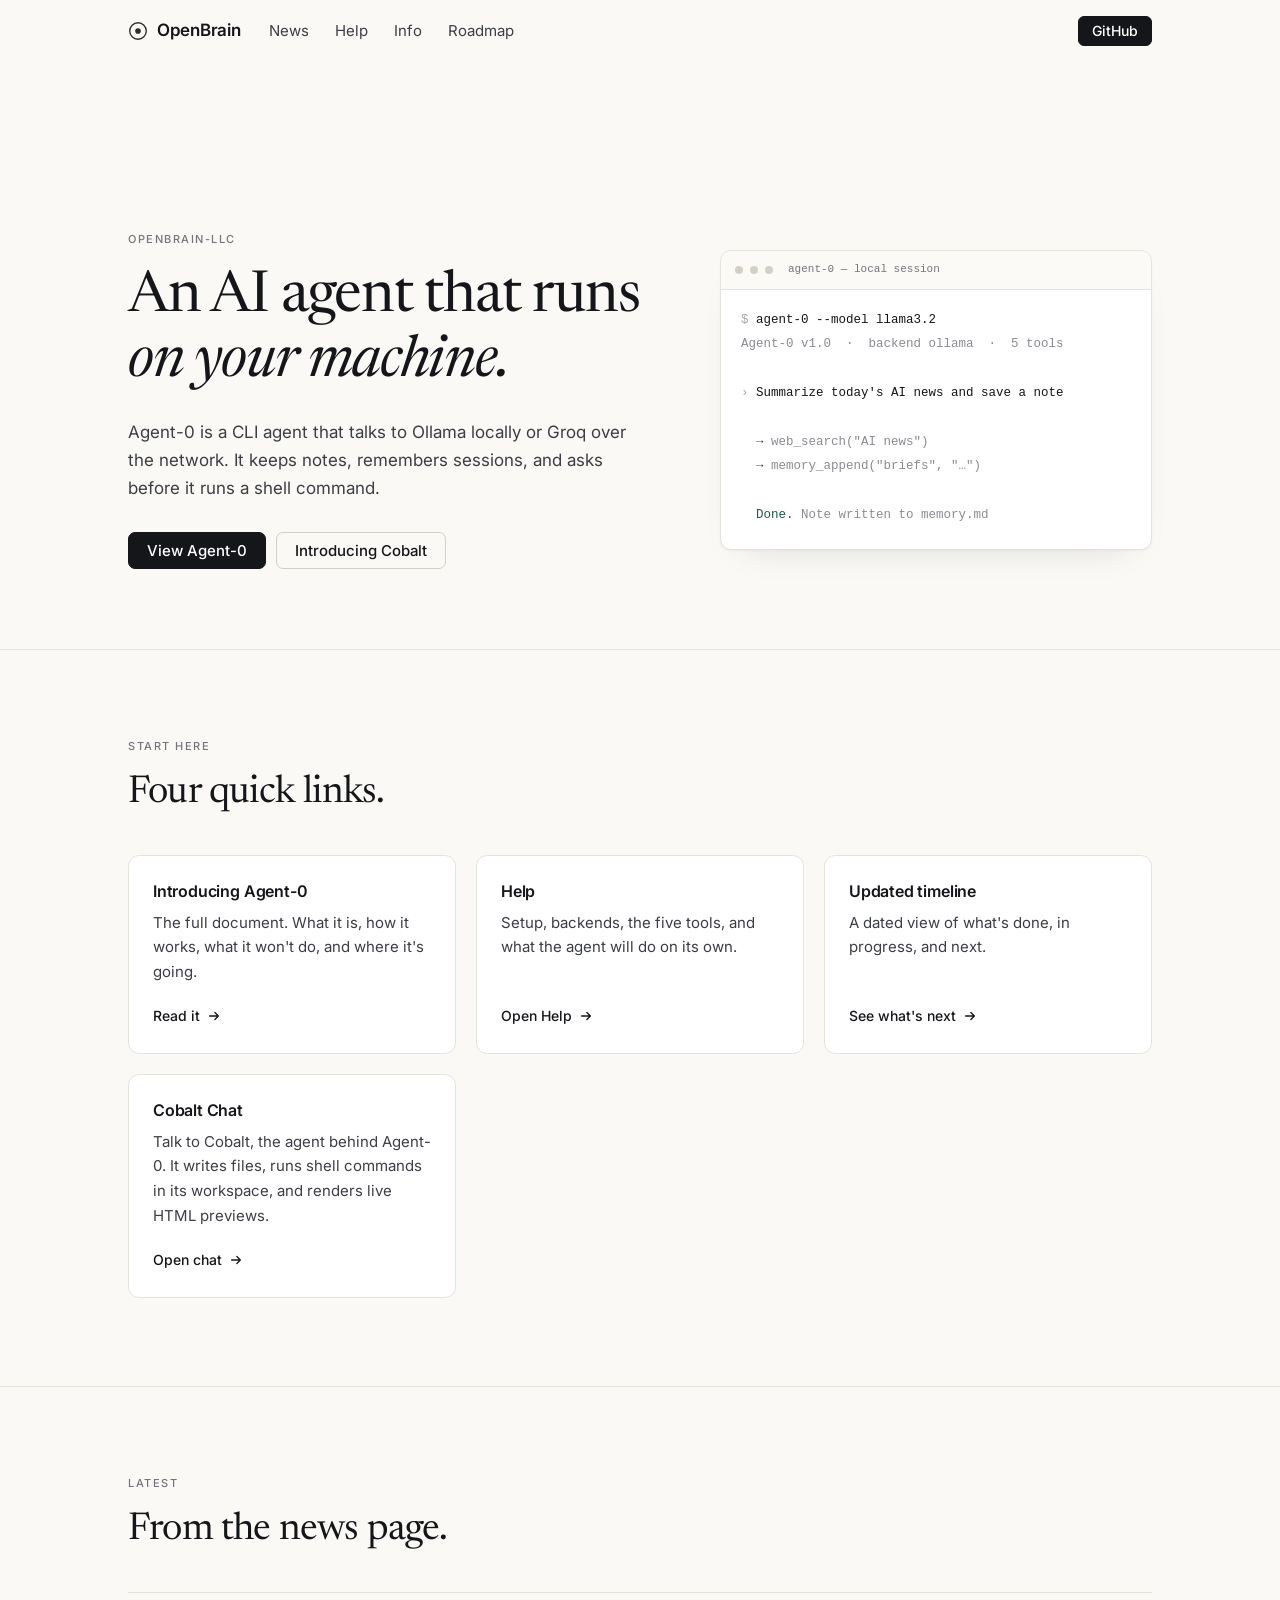
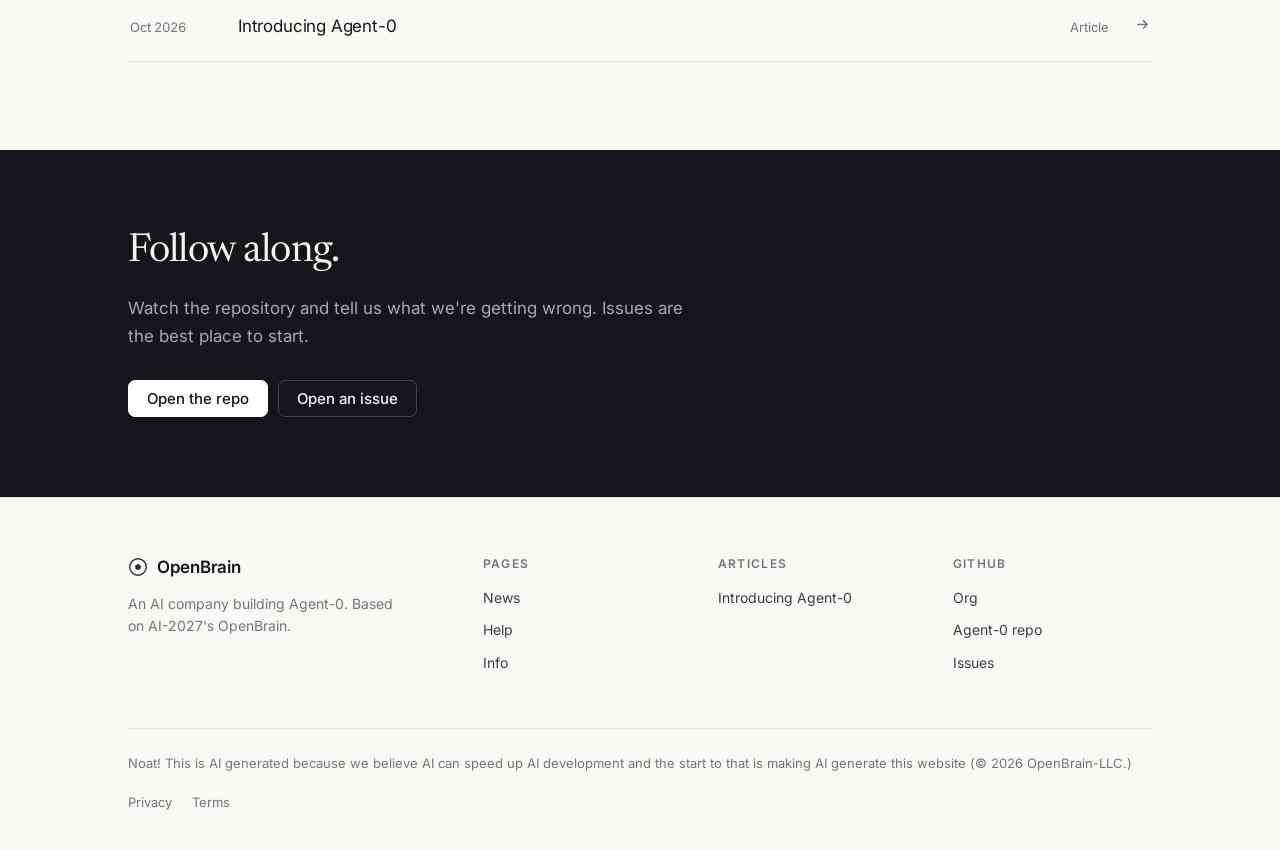
<file: index.html>
<!DOCTYPE html>
<html lang="en">
<head>
<meta charset="UTF-8">
<meta name="viewport" content="width=device-width, initial-scale=1">
<title>OpenBrain-LLC — Agent-0</title>
<meta name="description" content="OpenBrain-LLC builds Agent-0, a local-first CLI agent that runs on your machine.">
<link rel="preconnect" href="https://fonts.googleapis.com">
<link rel="preconnect" href="https://fonts.gstatic.com" crossorigin>
<link href="https://fonts.googleapis.com/css2?family=Inter:wght@400;500;600&family=Newsreader:ital,opsz,wght@0,6..72,400;0,6..72,500;1,6..72,400&display=swap" rel="stylesheet">
<link rel="stylesheet" href="static/style.css">
<link rel="stylesheet" href="static/light.css">
<link rel="stylesheet" href="static/dark.css" media="(prefers-color-scheme: dark)">
<style>
  /* Push the hero (and its "An AI agent that runs on your machine." heading) further down the page */
  .hero { margin-top: 72px; }
  @media (max-width: 760px) {
    .hero { margin-top: 40px; }
  }
</style>
</head>
<body>

<header class="site-header" id="siteHeader">
  <div class="wrap header-inner">
    <a class="brand" href="index.html">
      <svg width="20" height="20" viewBox="0 0 22 22" fill="none" aria-hidden="true"><circle cx="11" cy="11" r="9.1" stroke="currentColor" stroke-width="1.5"/><circle cx="11" cy="11" r="3.1" fill="currentColor"/></svg>
      <span>OpenBrain</span>
    </a>
    <nav class="nav" aria-label="Primary">
      <a href="news.html">News</a>
      <a href="help.html">Help</a>
      <a href="info.html">Info</a>
      <a href="roadmap.html">Roadmap</a>
    </nav>
    <div class="header-actions">
      <a class="btn btn-sm" href="https://github.com/OpenBrain-LLC" target="_blank" rel="noopener">GitHub</a>
      <button class="menu-btn" id="menuBtn" aria-label="Toggle menu" aria-expanded="false" aria-controls="mobileNav"><span></span><span></span></button>
    </div>
  </div>
  <div class="mobile-nav" id="mobileNav">
    <a href="news.html">News</a>
    <a href="help.html">Help</a>
    <a href="info.html">Info</a>
    <a href="roadmap.html">Roadmap</a>
    <a href="https://github.com/OpenBrain-LLC" target="_blank" rel="noopener">GitHub</a>
  </div>
</header>

<main>

  <section class="hero">
    <div class="wrap hero-grid">
      <div>
        <p class="eyebrow reveal" style="--d:0ms">OpenBrain-LLC</p>
        <h1 class="reveal" style="--d:60ms">An AI agent that runs <em>on your machine.</em></h1>
        <p class="lede reveal" style="--d:120ms">
          Agent-0 is a CLI agent that talks to Ollama locally or Groq over the network.
          It keeps notes, remembers sessions, and asks before it runs a shell command.
        </p>
        <div class="hero-actions reveal" style="--d:180ms">
          <a class="btn" href="https://github.com/OpenBrain-LLC/Agent-0" target="_blank" rel="noopener">View Agent-0</a>
          <a class="btn btn-ghost" href="chat.html">Introducing Cobalt</a>
        </div>
      </div>
      <div class="reveal" style="--d:240ms">
        <div class="window">
          <div class="window-bar">
            <i></i><i></i><i></i>
            <span class="window-title">agent-0 — local session</span>
          </div>
          <pre class="term"><span class="t-prompt">$</span> <span class="t-cmd">agent-0 --model llama3.2</span>
<span class="t-dim">Agent-0 v1.0  ·  backend ollama  ·  5 tools</span>

<span class="t-prompt">›</span> <span class="t-cmd">Summarize today's AI news and save a note</span>

  <span class="t-arrow">→</span> <span class="t-dim">web_search("AI news")</span>
  <span class="t-arrow">→</span> <span class="t-dim">memory_append("briefs", "…")</span>

  <span class="t-ok">Done.</span> <span class="t-dim">Note written to memory.md</span></pre>
        </div>
      </div>
    </div>
  </section>

  <section class="section">
    <div class="wrap">
      <div class="section-head reveal">
        <p class="eyebrow">Start here</p>
        <h2>Four quick links.</h2>
      </div>
      <div class="cards">
        <article class="card reveal" style="--d:0ms">
          <h3>Introducing Agent-0</h3>
          <p>The full document. What it is, how it works, what it won't do, and where it's going.</p>
          <a class="card-link" href="news/introducing-agent-0.html">
            Read it
            <svg width="14" height="14" viewBox="0 0 16 16" fill="none" aria-hidden="true"><path d="M3 8h10M9 4l4 4-4 4" stroke="currentColor" stroke-width="1.5" stroke-linecap="round" stroke-linejoin="round"/></svg>
          </a>
        </article>
        <article class="card reveal" style="--d:80ms">
          <h3>Help</h3>
          <p>Setup, backends, the five tools, and what the agent will do on its own.</p>
          <a class="card-link" href="help.html">
            Open Help
            <svg width="14" height="14" viewBox="0 0 16 16" fill="none" aria-hidden="true"><path d="M3 8h10M9 4l4 4-4 4" stroke="currentColor" stroke-width="1.5" stroke-linecap="round" stroke-linejoin="round"/></svg>
          </a>
        </article>
        <article class="card reveal" style="--d:160ms">
          <h3>Updated timeline</h3>
          <p>A dated view of what's done, in progress, and next.</p>
          <a class="card-link" href="roadmap.html">
            See what's next
            <svg width="14" height="14" viewBox="0 0 16 16" fill="none" aria-hidden="true"><path d="M3 8h10M9 4l4 4-4 4" stroke="currentColor" stroke-width="1.5" stroke-linecap="round" stroke-linejoin="round"/></svg>
          </a>
        </article>
        <article class="card reveal" style="--d:240ms">
          <h3>Cobalt Chat</h3>
          <p>Talk to Cobalt, the agent behind Agent-0. It writes files, runs shell commands in its workspace, and renders live HTML previews.</p>
          <a class="card-link" href="chat.html">
            Open chat
            <svg width="14" height="14" viewBox="0 0 16 16" fill="none" aria-hidden="true"><path d="M3 8h10M9 4l4 4-4 4" stroke="currentColor" stroke-width="1.5" stroke-linecap="round" stroke-linejoin="round"/></svg>
          </a>
        </article>
      </div>
    </div>
  </section>

  <section class="section">
    <div class="wrap">
      <div class="section-head reveal">
        <p class="eyebrow">Latest</p>
        <h2>From the news page.</h2>
      </div>
      <ul class="row-list">
        <li class="reveal" style="--d:0ms">
          <a href="news/introducing-agent-0.html">
            <span class="row-date">Oct 2026</span>
            <span class="row-title">Introducing Agent-0</span>
            <span class="row-meta">Article</span>
            <svg class="row-arrow" width="15" height="15" viewBox="0 0 16 16" fill="none" aria-hidden="true"><path d="M3 8h10M9 4l4 4-4 4" stroke="currentColor" stroke-width="1.5" stroke-linecap="round" stroke-linejoin="round"/></svg>
          </a>
        </li>
      </ul>
    </div>
  </section>

  <section class="cta">
    <div class="wrap reveal">
      <h2>Follow along.</h2>
      <p>Watch the repository and tell us what we're getting wrong. Issues are the best place to start.</p>
      <div class="cta-actions">
        <a class="btn btn-invert" href="https://github.com/OpenBrain-LLC/Agent-0" target="_blank" rel="noopener">Open the repo</a>
        <a class="btn btn-invert-ghost" href="https://github.com/OpenBrain-LLC/Agent-0/issues" target="_blank" rel="noopener">Open an issue</a>
      </div>
    </div>
  </section>

</main>

<footer class="site-footer">
  <div class="wrap">
    <div class="footer-grid">
      <div class="footer-brand">
        <a class="brand" href="index.html">
          <svg width="20" height="20" viewBox="0 0 22 22" fill="none" aria-hidden="true"><circle cx="11" cy="11" r="9.1" stroke="currentColor" stroke-width="1.5"/><circle cx="11" cy="11" r="3.1" fill="currentColor"/></svg>
          <span>OpenBrain</span>
        </a>
        <p>An AI company building Agent-0. Based on AI-2027's OpenBrain.</p>
      </div>
      <div class="footer-col">
        <h4>Pages</h4>
        <ul>
          <li><a href="news.html">News</a></li>
          <li><a href="help.html">Help</a></li>
          <li><a href="info.html">Info</a></li>
        </ul>
      </div>
      <div class="footer-col">
        <h4>Articles</h4>
        <ul><li><a href="news/introducing-agent-0.html">Introducing Agent-0</a></li></ul>
      </div>
      <div class="footer-col">
        <h4>GitHub</h4>
        <ul>
          <li><a href="https://github.com/OpenBrain-LLC" target="_blank" rel="noopener">Org</a></li>
          <li><a href="https://github.com/OpenBrain-LLC/Agent-0" target="_blank" rel="noopener">Agent-0 repo</a></li>
          <li><a href="https://github.com/OpenBrain-LLC/Agent-0/issues" target="_blank" rel="noopener">Issues</a></li>
        </ul>
      </div>
    </div>
    <div class="footer-bottom">
      <span>Noat! This is AI generated because we believe AI can speed up AI development and the start to that is making AI generate this website (© 2026 OpenBrain-LLC.)</span>
      <div class="footer-legal"><a href="#">Privacy</a><a href="#">Terms</a></div>
    </div>
  </div>
</footer>

<script src="script.js"></script>

</body>
</html>
</file>
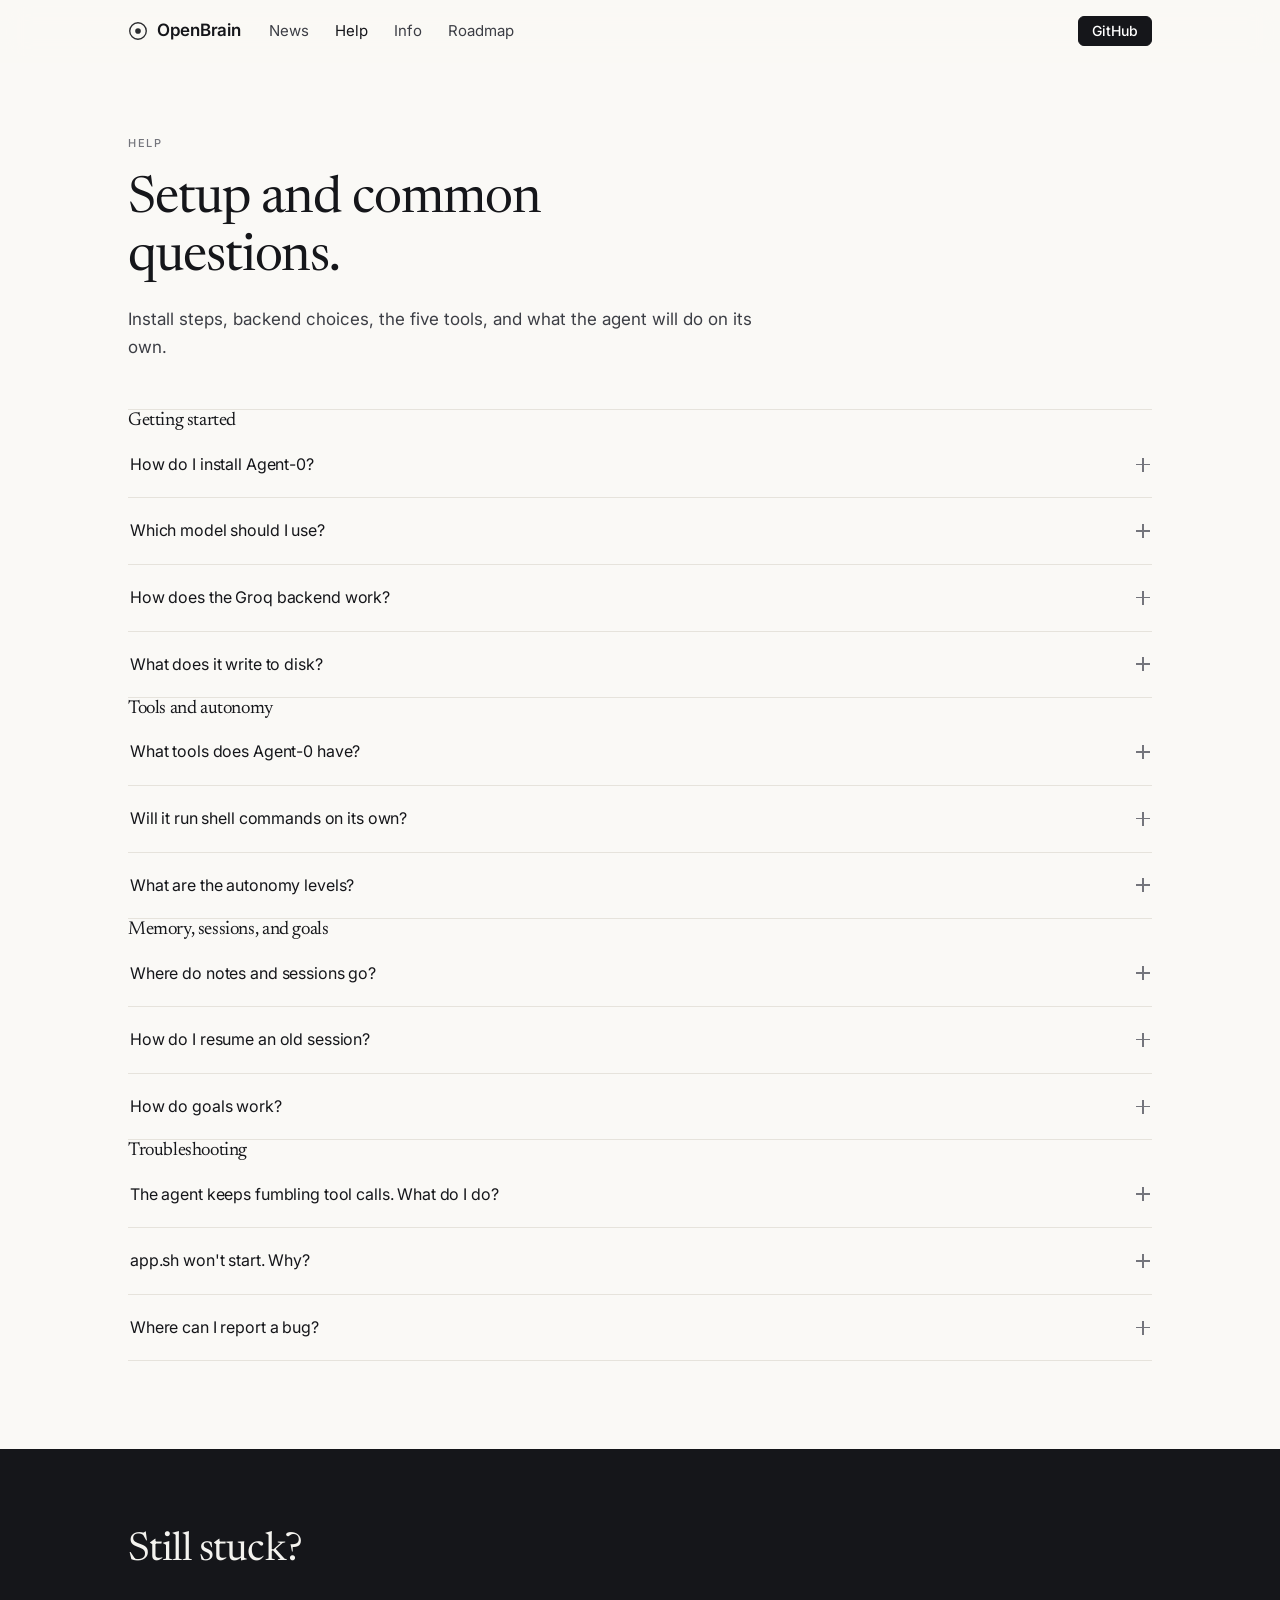
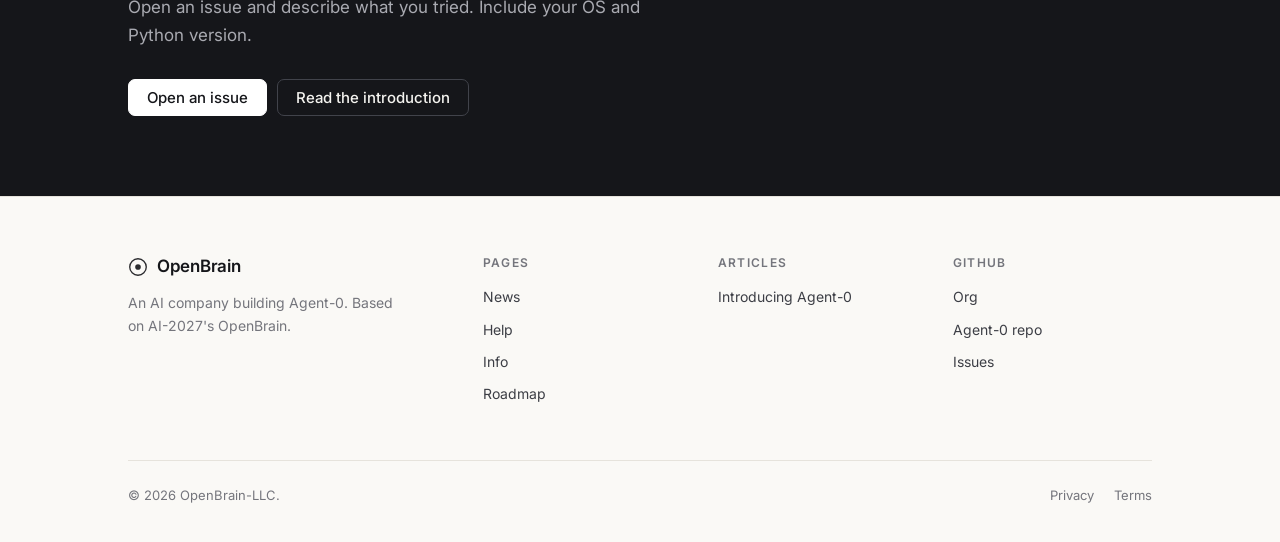
<file: help.html>
<!DOCTYPE html>
<html lang="en">
<head>
<meta charset="UTF-8">
<meta name="viewport" content="width=device-width, initial-scale=1">
<title>Help — OpenBrain-LLC</title>
<meta name="description" content="Setup, backends, tools, and how Agent-0 handles autonomy.">
<link rel="preconnect" href="https://fonts.googleapis.com">
<link rel="preconnect" href="https://fonts.gstatic.com" crossorigin>
<link href="https://fonts.googleapis.com/css2?family=Inter:wght@400;500;600&family=Newsreader:ital,opsz,wght@0,6..72,400;0,6..72,500;1,6..72,400&display=swap" rel="stylesheet">
<link rel="stylesheet" href="static/style.css">
<link rel="stylesheet" href="static/light.css">
<link rel="stylesheet" href="static/dark.css" media="(prefers-color-scheme: dark)">
</head>
<body>

<header class="site-header" id="siteHeader">
  <div class="wrap header-inner">
    <a class="brand" href="index.html">
      <svg width="20" height="20" viewBox="0 0 22 22" fill="none" aria-hidden="true"><circle cx="11" cy="11" r="9.1" stroke="currentColor" stroke-width="1.5"/><circle cx="11" cy="11" r="3.1" fill="currentColor"/></svg>
      <span>OpenBrain</span>
    </a>
    <nav class="nav" aria-label="Primary">
      <a href="news.html">News</a>
      <a href="help.html" class="is-active">Help</a>
      <a href="info.html">Info</a>
      <a href="roadmap.html">Roadmap</a>
    </nav>
    <div class="header-actions">
      <a class="btn btn-sm" href="https://github.com/OpenBrain-LLC" target="_blank" rel="noopener">GitHub</a>
      <button class="menu-btn" id="menuBtn" aria-label="Toggle menu" aria-expanded="false" aria-controls="mobileNav"><span></span><span></span></button>
    </div>
  </div>
  <div class="mobile-nav" id="mobileNav">
    <a href="news.html">News</a>
    <a href="help.html">Help</a>
    <a href="info.html">Info</a>
    <a href="roadmap.html">Roadmap</a>
    <a href="https://github.com/OpenBrain-LLC" target="_blank" rel="noopener">GitHub</a>
  </div>
</header>

<main>

  <section class="page-hero">
    <div class="wrap">
      <p class="eyebrow reveal" style="--d:0ms">Help</p>
      <h1 class="reveal" style="--d:60ms">Setup and common questions.</h1>
      <p class="lede reveal" style="--d:120ms">Install steps, backend choices, the five tools, and what the agent will do on its own.</p>
    </div>
  </section>

  <section class="section" style="border-top:0;padding-top:0">
    <div class="wrap">
      <div class="faq reveal" style="--d:160ms;margin-top:0">

        <h3 class="faq-group">Getting started</h3>

        <details>
          <summary>
            How do I install Agent-0?
            <span class="plus" aria-hidden="true"></span>
          </summary>
          <div class="faq-body">
            <p>Clone the repository and run <code>app.sh</code>. You'll need Python 3.10 or later.</p>
            <pre><code>git clone https://github.com/OpenBrain-LLC/Agent-0
cd Agent-0
./app.sh</code></pre>
            <p>The script refuses to run if stdin isn't a TTY, because half the interaction is <code>input()</code> prompts.</p>
            <p>On first launch, defaults are written into <code>db/local/</code>. Ollama is the default backend.</p>
          </div>
        </details>

        <details>
          <summary>
            Which model should I use?
            <span class="plus" aria-hidden="true"></span>
          </summary>
          <div class="faq-body">
            <p>The default model has been updated to one that calls all five tools reliably. Earlier builds defaulted to <code>deepseek-r1:1.5b</code>, which fumbled tool calls — that's no longer the default.</p>
            <p>You can still switch any time. Use <code>/model</code> in the REPL, or edit the config directly. If <code>ollama list</code> shows a model, <code>/model</code> will take it.</p>
            <p>Rule of thumb: bigger models handle multi-step tool use better, but they're slower locally. Try a few and see what your machine tolerates.</p>
          </div>
        </details>

        <details>
          <summary>
            How does the Groq backend work?
            <span class="plus" aria-hidden="true"></span>
          </summary>
          <div class="faq-body">
            <p>From the REPL, run <code>/api gsk_...</code> with your key. That saves the key with mode 600 and switches you to Groq in one step.</p>
            <p>You can also set <code>AGENT0_GROQ_API_KEY</code> in your environment. That wins over the stored key, which is handy for CI or shared machines.</p>
            <p>Groq is much faster than local inference on a laptop, but it means your prompts leave your machine. The agent tells you when it's using a remote backend.</p>
          </div>
        </details>

        <details>
          <summary>
            What does it write to disk?
            <span class="plus" aria-hidden="true"></span>
          </summary>
          <div class="faq-body">
            <p>Three things: <code>memory.md</code> for notes, JSON files for session history, and a config file under <code>db/local/</code> created on first launch.</p>
            <p>Nothing is written outside the project directory, and there's no background process left running after you close the terminal.</p>
          </div>
        </details>

        <h3 class="faq-group">Tools and autonomy</h3>

        <details>
          <summary>
            What tools does Agent-0 have?
            <span class="plus" aria-hidden="true"></span>
          </summary>
          <div class="faq-body">
            <p>Five: <code>shell</code>, <code>web_search</code>, <code>fetch_url</code>, <code>memory_append</code>, and <code>memory_write</code>.</p>
            <p>The list isn't extensible at runtime and isn't meant to be. There's no dedicated file-reading tool — if you want the agent to look at a file, it uses <code>shell</code> with <code>cat</code>, <code>head</code>, or <code>grep</code>.</p>
            <p>A plugin system for registering custom tools is on the roadmap.</p>
          </div>
        </details>

        <details>
          <summary>
            Will it run shell commands on its own?
            <span class="plus" aria-hidden="true"></span>
          </summary>
          <div class="faq-body">
            <p>Not by default. Shell requires <code>[Y]es/[N]o</code> confirmation unless you explicitly switch to <code>yolo</code>.</p>
            <p>There are guardrails for <code>rm -rf /</code>, fork bombs, <code>dd of=/dev/...</code>, <code>mkfs</code>, force-pushing to main, and <code>curl | bash</code>. They're regexes, so they'll catch obvious mistakes and miss creative ones.</p>
            <p>A test suite for the guardrails is in progress — it covers every pattern they claim to catch.</p>
          </div>
        </details>

        <details>
          <summary>
            What are the autonomy levels?
            <span class="plus" aria-hidden="true"></span>
          </summary>
          <div class="faq-body">
            <p>Three distinct tiers, set with <code>/auto</code>:</p>
            <ul>
              <li><code>manual</code> — safe: asks for every tool call</li>
              <li><code>smart</code> and <code>auto</code> — medium: auto-approves the web and memory tools; shell still asks</li>
              <li><code>yolo</code> — dangerous: auto-approves shell too, with a warning</li>
            </ul>
            <p>This split now works as intended. Earlier builds treated <code>manual</code> and <code>smart</code> identically and <code>yolo</code> didn't unlock anything new — that's been fixed.</p>
            <p>If you don't need background tool use, stay on <code>manual</code>. <code>yolo</code> is there when you mean it, not as a default.</p>
          </div>
        </details>

        <h3 class="faq-group">Memory, sessions, and goals</h3>

        <details>
          <summary>
            Where do notes and sessions go?
            <span class="plus" aria-hidden="true"></span>
          </summary>
          <div class="faq-body">
            <p>Notes live in <code>memory.md</code>. Sessions are saved as JSON next to it.</p>
            <p><code>memory_append</code> adds a bullet to a named section and creates it if needed. <code>memory_write</code> replaces the whole file — you almost never want that.</p>
          </div>
        </details>

        <details>
          <summary>
            How do I resume an old session?
            <span class="plus" aria-hidden="true"></span>
          </summary>
          <div class="faq-body">
            <p>Sessions are saved as JSON, but there's no CLI list or resume flow yet. You can inspect the JSON directly.</p>
            <p><code>agent0 sessions</code> is in progress and will let you list and resume from the CLI. It's marked "Now" on the <a href="roadmap.html" style="text-decoration:underline;text-underline-offset:2px">roadmap</a>.</p>
          </div>
        </details>

        <details>
          <summary>
            How do goals work?
            <span class="plus" aria-hidden="true"></span>
          </summary>
          <div class="faq-body">
            <p>Hand the agent a goal with <code>/goal</code> and it works in the background. Separate budgets apply for steps, tool calls, and wall time, so it can't run forever.</p>
            <p>Between turns, a critic call decides whether the goal is <code>DONE</code>, should <code>CONTINUE</code>, or is <code>STUCK</code>. It's a simple mechanism and sometimes gets the call wrong — if you see it looping, stop it and rephrase.</p>
          </div>
        </details>

        <h3 class="faq-group">Troubleshooting</h3>

        <details>
          <summary>
            The agent keeps fumbling tool calls. What do I do?
            <span class="plus" aria-hidden="true"></span>
          </summary>
          <div class="faq-body">
            <p>First, check you're on the updated default. If you manually set a small model, switch to something larger with <code>/model</code>.</p>
            <p>Second, simplify the request. Multi-step instructions with several tool calls are much harder for small models than a single clear task.</p>
            <p>Third, if it's still failing, open an issue with the model name and the prompt — that's exactly the feedback we use to pick defaults.</p>
          </div>
        </details>

        <details>
          <summary>
            app.sh won't start. Why?
            <span class="plus" aria-hidden="true"></span>
          </summary>
          <div class="faq-body">
            <p>The most common cause is stdin not being a TTY — running it through a pipe or a non-interactive script will fail on purpose. Run it directly in a terminal.</p>
            <p>If Python is the problem, check <code>python3 --version</code>. You need 3.10 or later.</p>
          </div>
        </details>

        <details>
          <summary>
            Where can I report a bug?
            <span class="plus" aria-hidden="true"></span>
          </summary>
          <div class="faq-body">
            <p>Open an issue on the <a href="https://github.com/OpenBrain-LLC/Agent-0/issues" target="_blank" rel="noopener" style="text-decoration:underline;text-underline-offset:2px">Agent-0 repository</a>.</p>
            <p>Include your OS, Python version, the model you were using, and the command that failed. That's usually enough for us to reproduce it.</p>
          </div>
        </details>

      </div>
    </div>
  </section>

  <section class="cta">
    <div class="wrap reveal">
      <h2>Still stuck?</h2>
      <p>Open an issue and describe what you tried. Include your OS and Python version.</p>
      <div class="cta-actions">
        <a class="btn btn-invert" href="https://github.com/OpenBrain-LLC/Agent-0/issues" target="_blank" rel="noopener">Open an issue</a>
        <a class="btn btn-invert-ghost" href="news/introducing-agent-0.html">Read the introduction</a>
      </div>
    </div>
  </section>

</main>

<footer class="site-footer">
  <div class="wrap">
    <div class="footer-grid">
      <div class="footer-brand">
        <a class="brand" href="index.html">
          <svg width="20" height="20" viewBox="0 0 22 22" fill="none" aria-hidden="true"><circle cx="11" cy="11" r="9.1" stroke="currentColor" stroke-width="1.5"/><circle cx="11" cy="11" r="3.1" fill="currentColor"/></svg>
          <span>OpenBrain</span>
        </a>
        <p>An AI company building Agent-0. Based on AI-2027's OpenBrain.</p>
      </div>
      <div class="footer-col">
        <h4>Pages</h4>
        <ul>
          <li><a href="news.html">News</a></li>
          <li><a href="help.html">Help</a></li>
          <li><a href="info.html">Info</a></li>
          <li><a href="roadmap.html">Roadmap</a></li>
        </ul>
      </div>
      <div class="footer-col">
        <h4>Articles</h4>
        <ul><li><a href="news/introducing-agent-0.html">Introducing Agent-0</a></li></ul>
      </div>
      <div class="footer-col">
        <h4>GitHub</h4>
        <ul>
          <li><a href="https://github.com/OpenBrain-LLC" target="_blank" rel="noopener">Org</a></li>
          <li><a href="https://github.com/OpenBrain-LLC/Agent-0" target="_blank" rel="noopener">Agent-0 repo</a></li>
          <li><a href="https://github.com/OpenBrain-LLC/Agent-0/issues" target="_blank" rel="noopener">Issues</a></li>
        </ul>
      </div>
    </div>
    <div class="footer-bottom">
      <span>© 2026 OpenBrain-LLC.</span>
      <div class="footer-legal"><a href="#">Privacy</a><a href="#">Terms</a></div>
    </div>
  </div>
</footer>

<script src="script.js"></script>

</body>
</html>
</file>
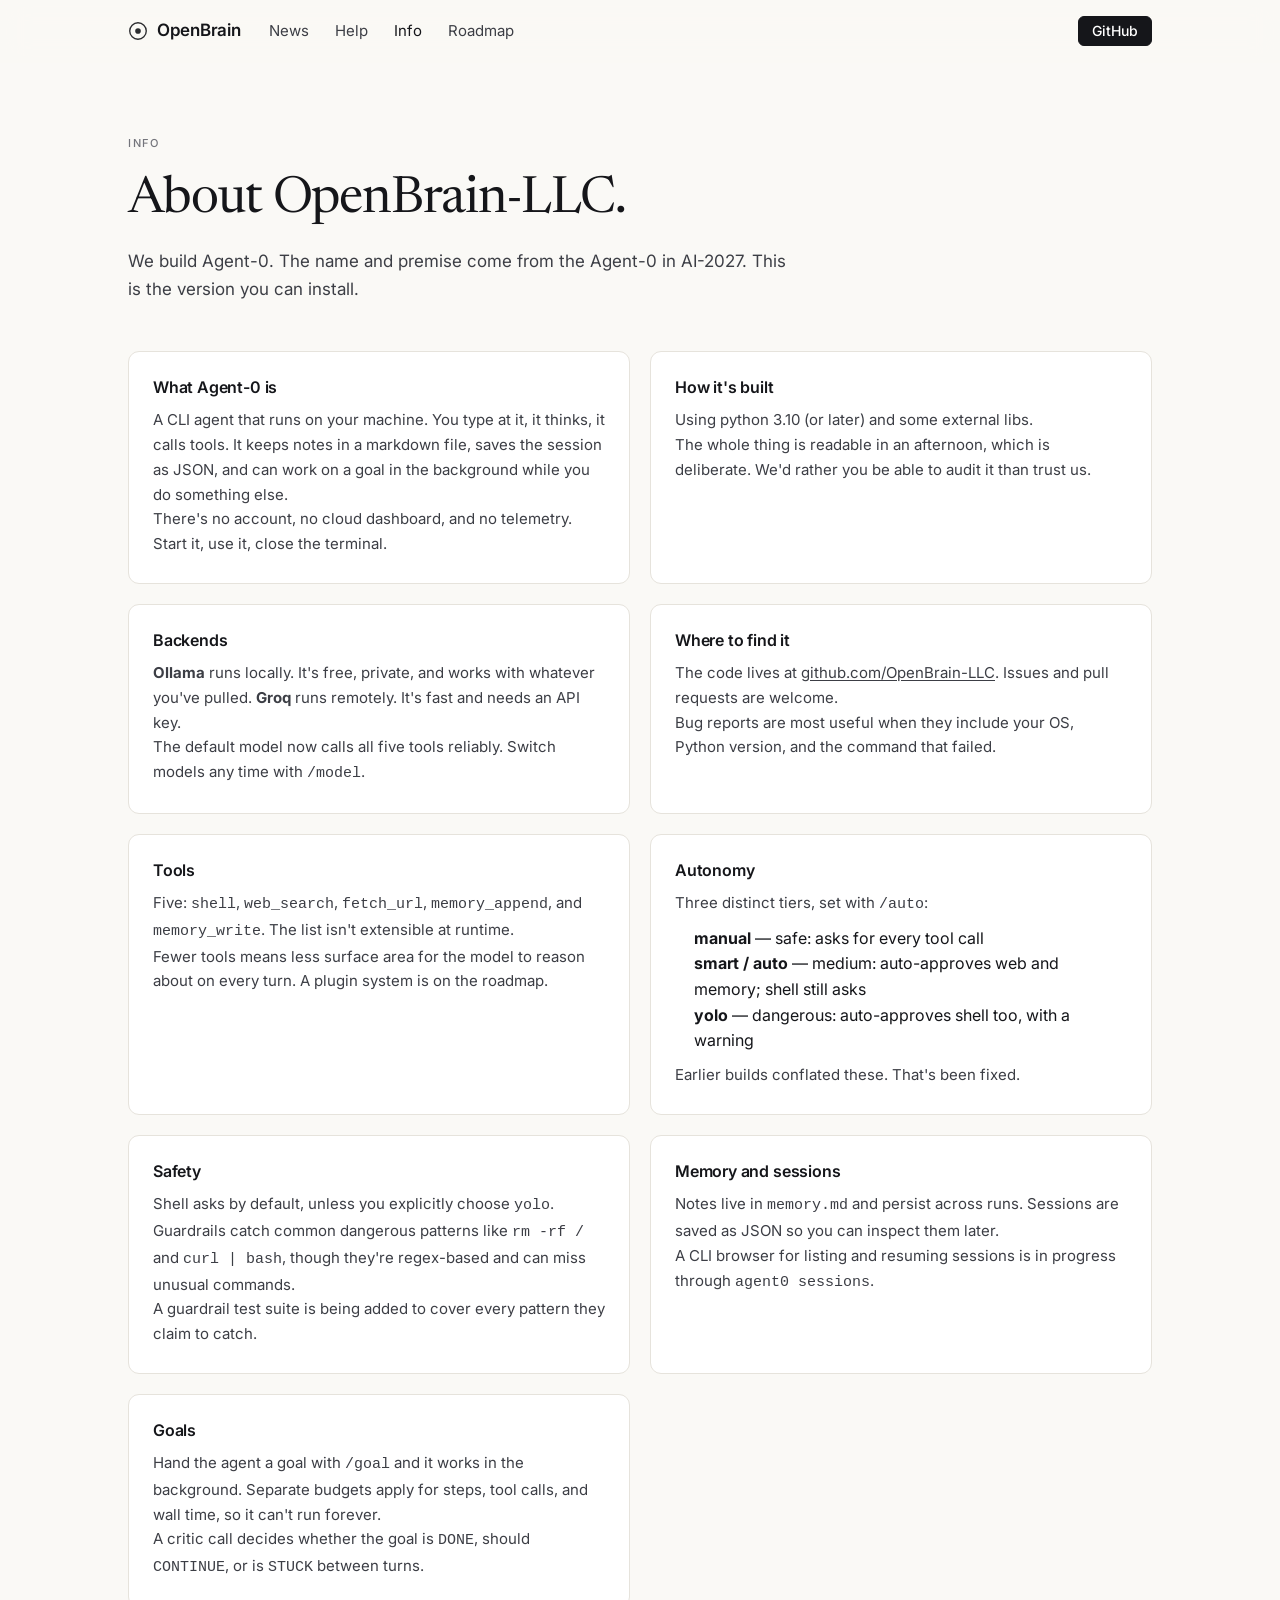
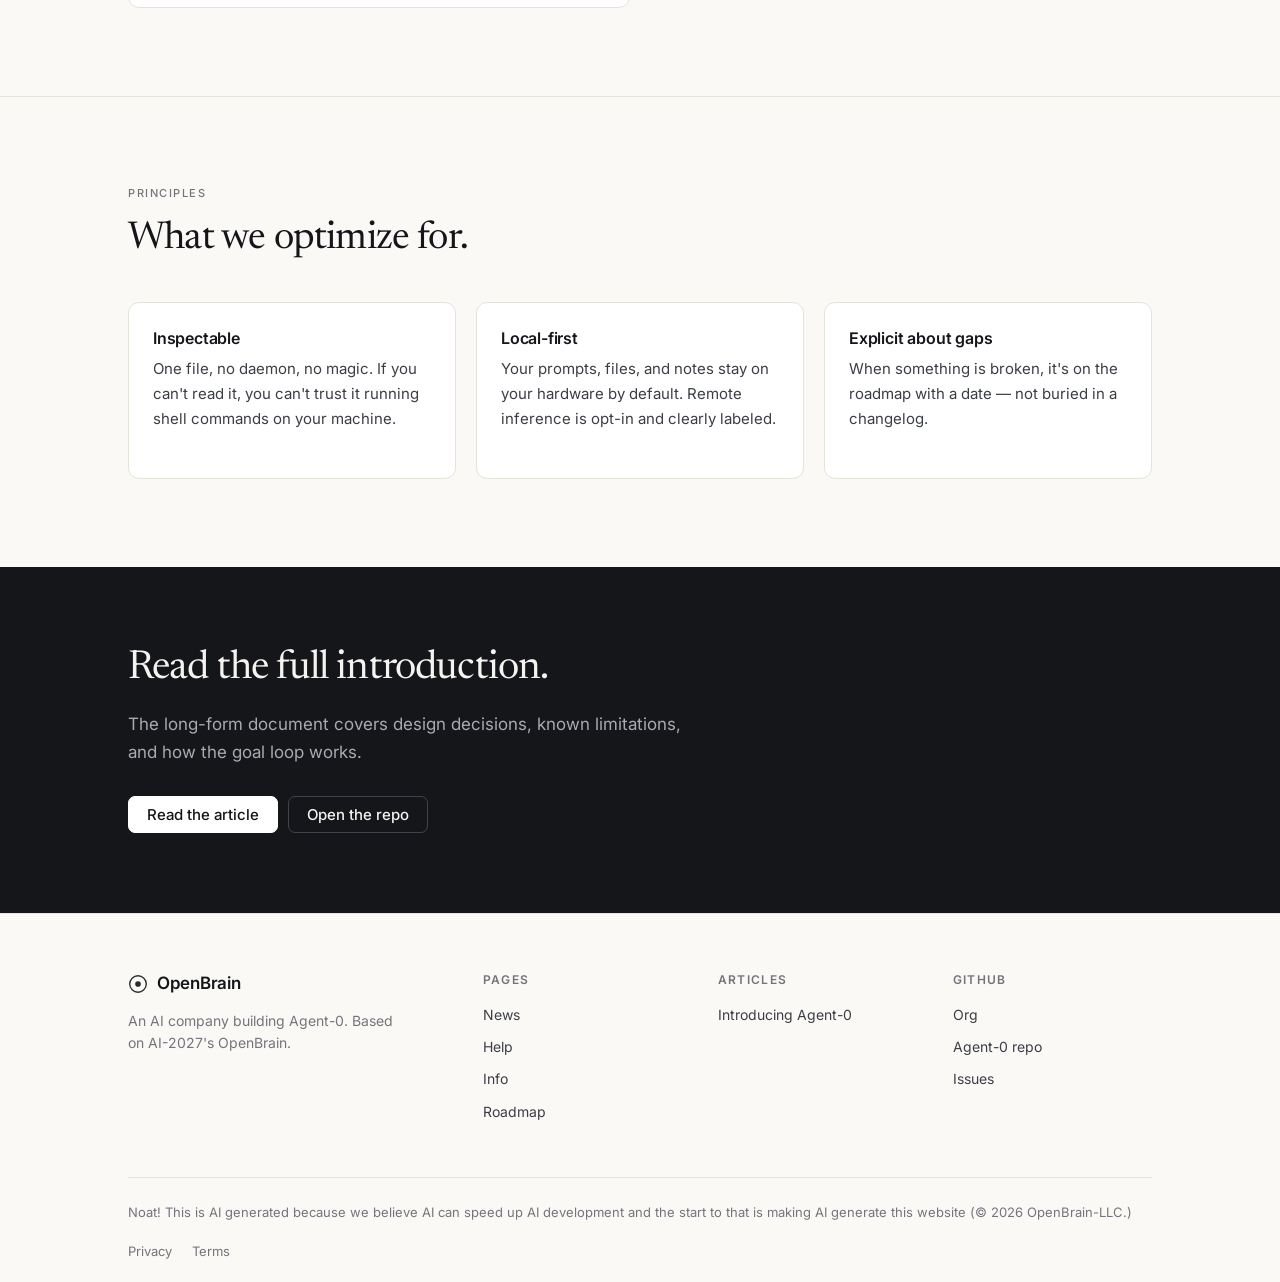
<file: info.html>
<!DOCTYPE html>
<html lang="en">
<head>
<meta charset="UTF-8">
<meta name="viewport" content="width=device-width, initial-scale=1">
<title>Info — OpenBrain-LLC</title>
<meta name="description" content="About OpenBrain-LLC and Agent-0.">
<link rel="preconnect" href="https://fonts.googleapis.com">
<link rel="preconnect" href="https://fonts.gstatic.com" crossorigin>
<link href="https://fonts.googleapis.com/css2?family=Inter:wght@400;500;600&family=Newsreader:ital,opsz,wght@0,6..72,400;0,6..72,500;1,6..72,400&display=swap" rel="stylesheet">
<link rel="stylesheet" href="static/style.css">
<link rel="stylesheet" href="static/light.css">
<link rel="stylesheet" href="static/dark.css" media="(prefers-color-scheme: dark)">
</head>
<body>

<header class="site-header" id="siteHeader">
  <div class="wrap header-inner">
    <a class="brand" href="index.html">
      <svg width="20" height="20" viewBox="0 0 22 22" fill="none" aria-hidden="true"><circle cx="11" cy="11" r="9.1" stroke="currentColor" stroke-width="1.5"/><circle cx="11" cy="11" r="3.1" fill="currentColor"/></svg>
      <span>OpenBrain</span>
    </a>
    <nav class="nav" aria-label="Primary">
      <a href="news.html">News</a>
      <a href="help.html">Help</a>
      <a href="info.html" class="is-active">Info</a>
      <a href="roadmap.html">Roadmap</a>
    </nav>
    <div class="header-actions">
      <a class="btn btn-sm" href="https://github.com/OpenBrain-LLC" target="_blank" rel="noopener">GitHub</a>
      <button class="menu-btn" id="menuBtn" aria-label="Toggle menu" aria-expanded="false" aria-controls="mobileNav"><span></span><span></span></button>
    </div>
  </div>
  <div class="mobile-nav" id="mobileNav">
    <a href="news.html">News</a>
    <a href="help.html">Help</a>
    <a href="info.html">Info</a>
    <a href="roadmap.html">Roadmap</a>
    <a href="https://github.com/OpenBrain-LLC" target="_blank" rel="noopener">GitHub</a>
  </div>
</header>

<main>

  <section class="page-hero">
    <div class="wrap">
      <p class="eyebrow reveal" style="--d:0ms">Info</p>
      <h1 class="reveal" style="--d:60ms">About OpenBrain-LLC.</h1>
      <p class="lede reveal" style="--d:120ms">We build Agent-0. The name and premise come from the Agent-0 in AI-2027. This is the version you can install.</p>
    </div>
  </section>

  <section class="section" style="border-top:0;padding-top:0">
    <div class="wrap">
      <div class="info-grid" style="margin-top:0">

        <div class="info-block reveal" style="--d:0ms">
          <h3>What Agent-0 is</h3>
          <p>A CLI agent that runs on your machine. You type at it, it thinks, it calls tools. It keeps notes in a markdown file, saves the session as JSON, and can work on a goal in the background while you do something else.</p>
          <p>There's no account, no cloud dashboard, and no telemetry. Start it, use it, close the terminal.</p>
        </div>

        <div class="info-block reveal" style="--d:80ms">
          <h3>How it's built</h3>
          <p>Using python 3.10 (or later) and some external libs.</p>
          <p>The whole thing is readable in an afternoon, which is deliberate. We'd rather you be able to audit it than trust us.</p>
        </div>

        <div class="info-block reveal" style="--d:160ms">
          <h3>Backends</h3>
          <p><strong>Ollama</strong> runs locally. It's free, private, and works with whatever you've pulled. <strong>Groq</strong> runs remotely. It's fast and needs an API key.</p>
          <p>The default model now calls all five tools reliably. Switch models any time with <code>/model</code>.</p>
        </div>

        <div class="info-block reveal" style="--d:240ms">
          <h3>Where to find it</h3>
          <p>The code lives at <a href="https://github.com/OpenBrain-LLC" target="_blank" rel="noopener" style="text-decoration:underline;text-underline-offset:2px">github.com/OpenBrain-LLC</a>. Issues and pull requests are welcome.</p>
          <p>Bug reports are most useful when they include your OS, Python version, and the command that failed.</p>
        </div>

        <div class="info-block reveal" style="--d:320ms">
          <h3>Tools</h3>
          <p>Five: <code>shell</code>, <code>web_search</code>, <code>fetch_url</code>, <code>memory_append</code>, and <code>memory_write</code>. The list isn't extensible at runtime.</p>
          <p>Fewer tools means less surface area for the model to reason about on every turn. A plugin system is on the roadmap.</p>
        </div>

        <div class="info-block reveal" style="--d:400ms">
          <h3>Autonomy</h3>
          <p>Three distinct tiers, set with <code>/auto</code>:</p>
          <ul style="margin:0.5rem 0 0;padding-left:1.2rem">
            <li><strong>manual</strong> — safe: asks for every tool call</li>
            <li><strong>smart / auto</strong> — medium: auto-approves web and memory; shell still asks</li>
            <li><strong>yolo</strong> — dangerous: auto-approves shell too, with a warning</li>
          </ul>
          <p style="margin-top:0.6rem">Earlier builds conflated these. That's been fixed.</p>
        </div>

        <div class="info-block reveal" style="--d:480ms">
          <h3>Safety</h3>
          <p>Shell asks by default, unless you explicitly choose <code>yolo</code>. Guardrails catch common dangerous patterns like <code>rm -rf /</code> and <code>curl | bash</code>, though they're regex-based and can miss unusual commands.</p>
          <p>A guardrail test suite is being added to cover every pattern they claim to catch.</p>
        </div>

        <div class="info-block reveal" style="--d:560ms">
          <h3>Memory and sessions</h3>
          <p>Notes live in <code>memory.md</code> and persist across runs. Sessions are saved as JSON so you can inspect them later.</p>
          <p>A CLI browser for listing and resuming sessions is in progress through <code>agent0 sessions</code>.</p>
        </div>

        <div class="info-block reveal" style="--d:640ms">
          <h3>Goals</h3>
          <p>Hand the agent a goal with <code>/goal</code> and it works in the background. Separate budgets apply for steps, tool calls, and wall time, so it can't run forever.</p>
          <p>A critic call decides whether the goal is <code>DONE</code>, should <code>CONTINUE</code>, or is <code>STUCK</code> between turns.</p>
        </div>

      </div>
    </div>
  </section>

  <section class="section">
    <div class="wrap">
      <div class="section-head reveal">
        <p class="eyebrow">Principles</p>
        <h2>What we optimize for.</h2>
      </div>
      <div class="cards">
        <article class="card reveal" style="--d:0ms">
          <h3>Inspectable</h3>
          <p>One file, no daemon, no magic. If you can't read it, you can't trust it running shell commands on your machine.</p>
        </article>
        <article class="card reveal" style="--d:80ms">
          <h3>Local-first</h3>
          <p>Your prompts, files, and notes stay on your hardware by default. Remote inference is opt-in and clearly labeled.</p>
        </article>
        <article class="card reveal" style="--d:160ms">
          <h3>Explicit about gaps</h3>
          <p>When something is broken, it's on the roadmap with a date — not buried in a changelog.</p>
        </article>
      </div>
    </div>
  </section>

  <section class="cta">
    <div class="wrap reveal">
      <h2>Read the full introduction.</h2>
      <p>The long-form document covers design decisions, known limitations, and how the goal loop works.</p>
      <div class="cta-actions">
        <a class="btn btn-invert" href="news/introducing-agent-0.html">Read the article</a>
        <a class="btn btn-invert-ghost" href="https://github.com/OpenBrain-LLC/Agent-0" target="_blank" rel="noopener">Open the repo</a>
      </div>
    </div>
  </section>

</main>

<footer class="site-footer">
  <div class="wrap">
    <div class="footer-grid">
      <div class="footer-brand">
        <a class="brand" href="index.html">
          <svg width="20" height="20" viewBox="0 0 22 22" fill="none" aria-hidden="true"><circle cx="11" cy="11" r="9.1" stroke="currentColor" stroke-width="1.5"/><circle cx="11" cy="11" r="3.1" fill="currentColor"/></svg>
          <span>OpenBrain</span>
        </a>
        <p>An AI company building Agent-0. Based on AI-2027's OpenBrain.</p>
      </div>
      <div class="footer-col">
        <h4>Pages</h4>
        <ul>
          <li><a href="news.html">News</a></li>
          <li><a href="help.html">Help</a></li>
          <li><a href="info.html">Info</a></li>
          <li><a href="roadmap.html">Roadmap</a></li>
        </ul>
      </div>
      <div class="footer-col">
        <h4>Articles</h4>
        <ul><li><a href="news/introducing-agent-0.html">Introducing Agent-0</a></li></ul>
      </div>
      <div class="footer-col">
        <h4>GitHub</h4>
        <ul>
          <li><a href="https://github.com/OpenBrain-LLC" target="_blank" rel="noopener">Org</a></li>
          <li><a href="https://github.com/OpenBrain-LLC/Agent-0" target="_blank" rel="noopener">Agent-0 repo</a></li>
          <li><a href="https://github.com/OpenBrain-LLC/Agent-0/issues" target="_blank" rel="noopener">Issues</a></li>
        </ul>
      </div>
    </div>
    <div class="footer-bottom">
      <span>Noat! This is AI generated because we believe AI can speed up AI development and the start to that is making AI generate this website (© 2026 OpenBrain-LLC.)</span>
      <div class="footer-legal"><a href="#">Privacy</a><a href="#">Terms</a></div>
    </div>
  </div>
</footer>

<script src="script.js"></script>

</body>
</html>
</file>
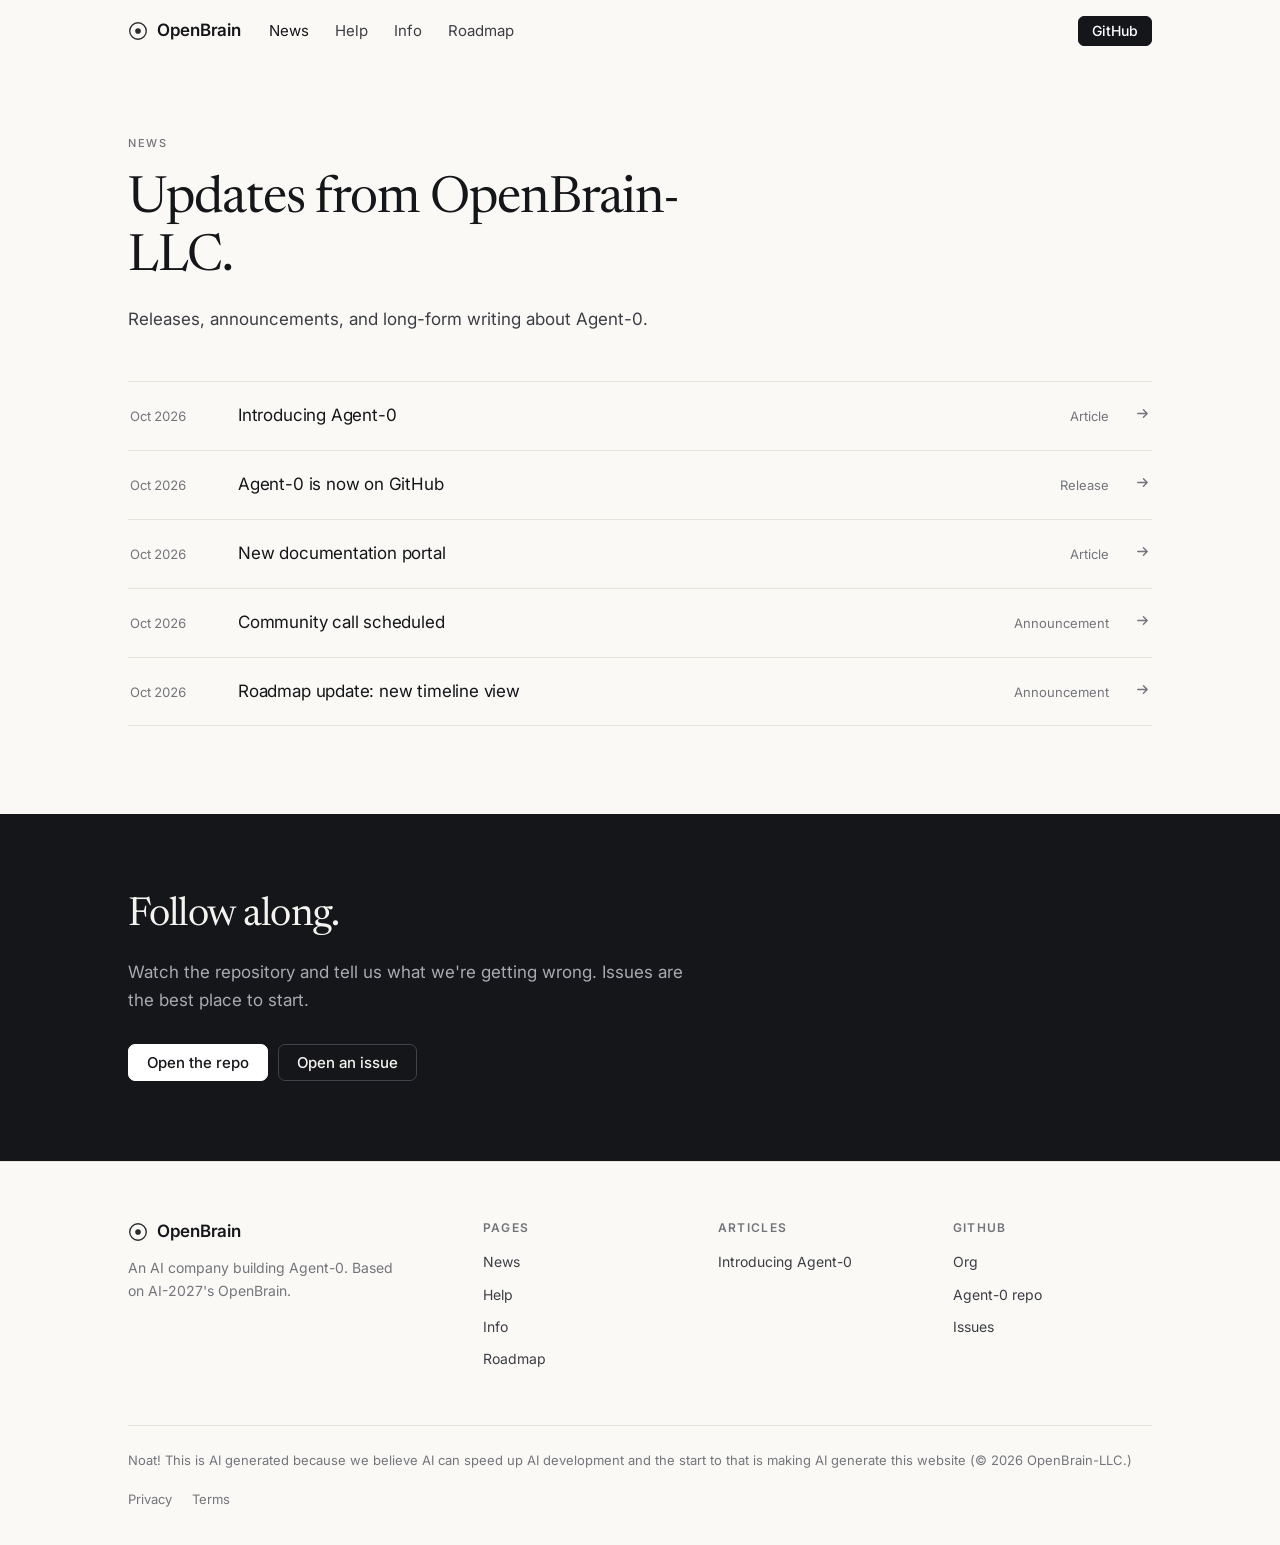
<file: news.html>
<!DOCTYPE html>
<html lang="en">
<head>
<meta charset="UTF-8">
<meta name="viewport" content="width=device-width, initial-scale=1">
<title>News — OpenBrain-LLC</title>
<meta name="description" content="Updates, releases, and announcements from OpenBrain-LLC.">
<link rel="preconnect" href="https://fonts.googleapis.com">
<link rel="preconnect" href="https://fonts.gstatic.com" crossorigin>
<link href="https://fonts.googleapis.com/css2?family=Inter:wght@400;500;600&family=Newsreader:ital,opsz,wght@0,6..72,400;0,6..72,500;1,6..72,400&display=swap" rel="stylesheet">
<link rel="stylesheet" href="static/style.css">
<link rel="stylesheet" href="static/light.css">
<link rel="stylesheet" href="static/dark.css" media="(prefers-color-scheme: dark)">
</head>
<body>

<header class="site-header" id="siteHeader">
  <div class="wrap header-inner">
    <a class="brand" href="index.html">
      <svg width="20" height="20" viewBox="0 0 22 22" fill="none" aria-hidden="true"><circle cx="11" cy="11" r="9.1" stroke="currentColor" stroke-width="1.5"/><circle cx="11" cy="11" r="3.1" fill="currentColor"/></svg>
      <span>OpenBrain</span>
    </a>
    <nav class="nav" aria-label="Primary">
      <a href="news.html" class="is-active">News</a>
      <a href="help.html">Help</a>
      <a href="info.html">Info</a>
      <a href="roadmap.html">Roadmap</a>
    </nav>
    <div class="header-actions">
      <a class="btn btn-sm" href="https://github.com/OpenBrain-LLC" target="_blank" rel="noopener">GitHub</a>
      <button class="menu-btn" id="menuBtn" aria-label="Toggle menu" aria-expanded="false" aria-controls="mobileNav"><span></span><span></span></button>
    </div>
  </div>
  <div class="mobile-nav" id="mobileNav">
    <a href="news.html">News</a>
    <a href="help.html">Help</a>
    <a href="info.html">Info</a>
    <a href="roadmap.html">Roadmap</a>
    <a href="https://github.com/OpenBrain-LLC" target="_blank" rel="noopener">GitHub</a>
  </div>
</header>

<main>

  <section class="page-hero">
    <div class="wrap">
      <p class="eyebrow reveal" style="--d:0ms">News</p>
      <h1 class="reveal" style="--d:60ms">Updates from OpenBrain-LLC.</h1>
      <p class="lede reveal" style="--d:120ms">Releases, announcements, and long-form writing about Agent-0.</p>
    </div>
  </section>

  <section class="section" style="border-top:0;padding-top:0">
    <div class="wrap">
      <ul class="row-list" style="margin-top:0">

        <li class="reveal" style="--d:0ms">
          <a href="news/introducing-agent-0.html">
            <span class="row-date">Oct 2026</span>
            <span class="row-title">Introducing Agent-0</span>
            <span class="row-meta">Article</span>
            <svg class="row-arrow" width="15" height="15" viewBox="0 0 16 16" fill="none" aria-hidden="true"><path d="M3 8h10M9 4l4 4-4 4" stroke="currentColor" stroke-width="1.5" stroke-linecap="round" stroke-linejoin="round"/></svg>
          </a>
        </li>

        <li class="reveal" style="--d:80ms">
          <a href="https://github.com/OpenBrain-LLC/Agent-0" target="_blank" rel="noopener">
            <span class="row-date">Oct 2026</span>
            <span class="row-title">Agent-0 is now on GitHub</span>
            <span class="row-meta">Release</span>
            <svg class="row-arrow" width="15" height="15" viewBox="0 0 16 16" fill="none" aria-hidden="true"><path d="M3 8h10M9 4l4 4-4 4" stroke="currentColor" stroke-width="1.5" stroke-linecap="round" stroke-linejoin="round"/></svg>
          </a>
        </li>

        <li class="reveal" style="--d:160ms">
          <a href="help.html">
            <span class="row-date">Oct 2026</span>
            <span class="row-title">New documentation portal</span>
            <span class="row-meta">Article</span>
            <svg class="row-arrow" width="15" height="15" viewBox="0 0 16 16" fill="none" aria-hidden="true"><path d="M3 8h10M9 4l4 4-4 4" stroke="currentColor" stroke-width="1.5" stroke-linecap="round" stroke-linejoin="round"/></svg>
          </a>
        </li>

        <li class="reveal" style="--d:240ms">
          <a href="https://github.com/OpenBrain-LLC/Agent-0/issues" target="_blank" rel="noopener">
            <span class="row-date">Oct 2026</span>
            <span class="row-title">Community call scheduled</span>
            <span class="row-meta">Announcement</span>
            <svg class="row-arrow" width="15" height="15" viewBox="0 0 16 16" fill="none" aria-hidden="true"><path d="M3 8h10M9 4l4 4-4 4" stroke="currentColor" stroke-width="1.5" stroke-linecap="round" stroke-linejoin="round"/></svg>
          </a>
        </li>

        <li class="reveal" style="--d:320ms">
          <a href="roadmap.html">
            <span class="row-date">Oct 2026</span>
            <span class="row-title">Roadmap update: new timeline view</span>
            <span class="row-meta">Announcement</span>
            <svg class="row-arrow" width="15" height="15" viewBox="0 0 16 16" fill="none" aria-hidden="true"><path d="M3 8h10M9 4l4 4-4 4" stroke="currentColor" stroke-width="1.5" stroke-linecap="round" stroke-linejoin="round"/></svg>
          </a>
        </li>

      </ul>
    </div>
  </section>

  <section class="cta">
    <div class="wrap reveal">
      <h2>Follow along.</h2>
      <p>Watch the repository and tell us what we're getting wrong. Issues are the best place to start.</p>
      <div class="cta-actions">
        <a class="btn btn-invert" href="https://github.com/OpenBrain-LLC/Agent-0" target="_blank" rel="noopener">Open the repo</a>
        <a class="btn btn-invert-ghost" href="https://github.com/OpenBrain-LLC/Agent-0/issues" target="_blank" rel="noopener">Open an issue</a>
      </div>
    </div>
  </section>

</main>

<footer class="site-footer">
  <div class="wrap">
    <div class="footer-grid">
      <div class="footer-brand">
        <a class="brand" href="index.html">
          <svg width="20" height="20" viewBox="0 0 22 22" fill="none" aria-hidden="true"><circle cx="11" cy="11" r="9.1" stroke="currentColor" stroke-width="1.5"/><circle cx="11" cy="11" r="3.1" fill="currentColor"/></svg>
          <span>OpenBrain</span>
        </a>
        <p>An AI company building Agent-0. Based on AI-2027's OpenBrain.</p>
      </div>
      <div class="footer-col">
        <h4>Pages</h4>
        <ul>
          <li><a href="news.html">News</a></li>
          <li><a href="help.html">Help</a></li>
          <li><a href="info.html">Info</a></li>
          <li><a href="roadmap.html">Roadmap</a></li>
        </ul>
      </div>
      <div class="footer-col">
        <h4>Articles</h4>
        <ul><li><a href="news/introducing-agent-0.html">Introducing Agent-0</a></li></ul>
      </div>
      <div class="footer-col">
        <h4>GitHub</h4>
        <ul>
          <li><a href="https://github.com/OpenBrain-LLC" target="_blank" rel="noopener">Org</a></li>
          <li><a href="https://github.com/OpenBrain-LLC/Agent-0" target="_blank" rel="noopener">Agent-0 repo</a></li>
          <li><a href="https://github.com/OpenBrain-LLC/Agent-0/issues" target="_blank" rel="noopener">Issues</a></li>
        </ul>
      </div>
    </div>
    <div class="footer-bottom">
      <span>Noat! This is AI generated because we believe AI can speed up AI development and the start to that is making AI generate this website (© 2026 OpenBrain-LLC.)</span>
      <div class="footer-legal"><a href="#">Privacy</a><a href="#">Terms</a></div>
    </div>
  </div>
</footer>

<script src="script.js"></script>

</body>
</html>
</file>
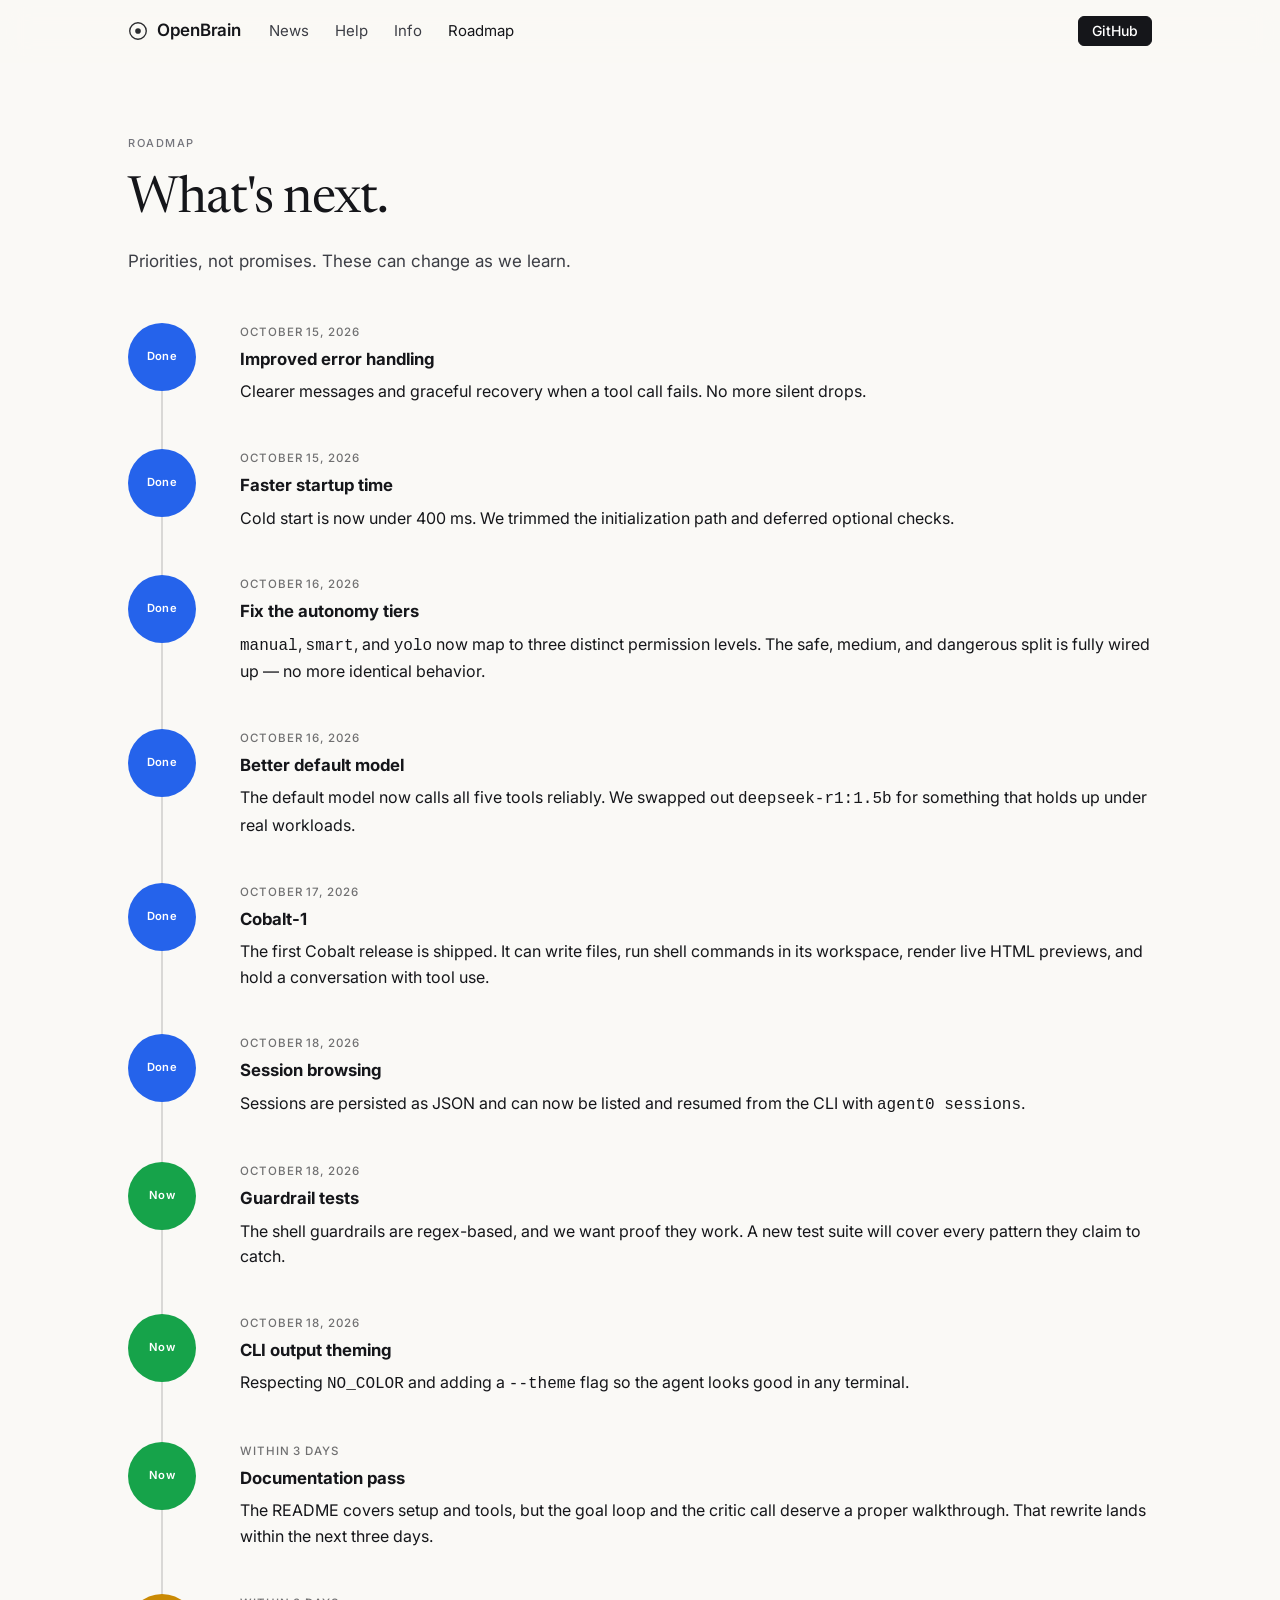
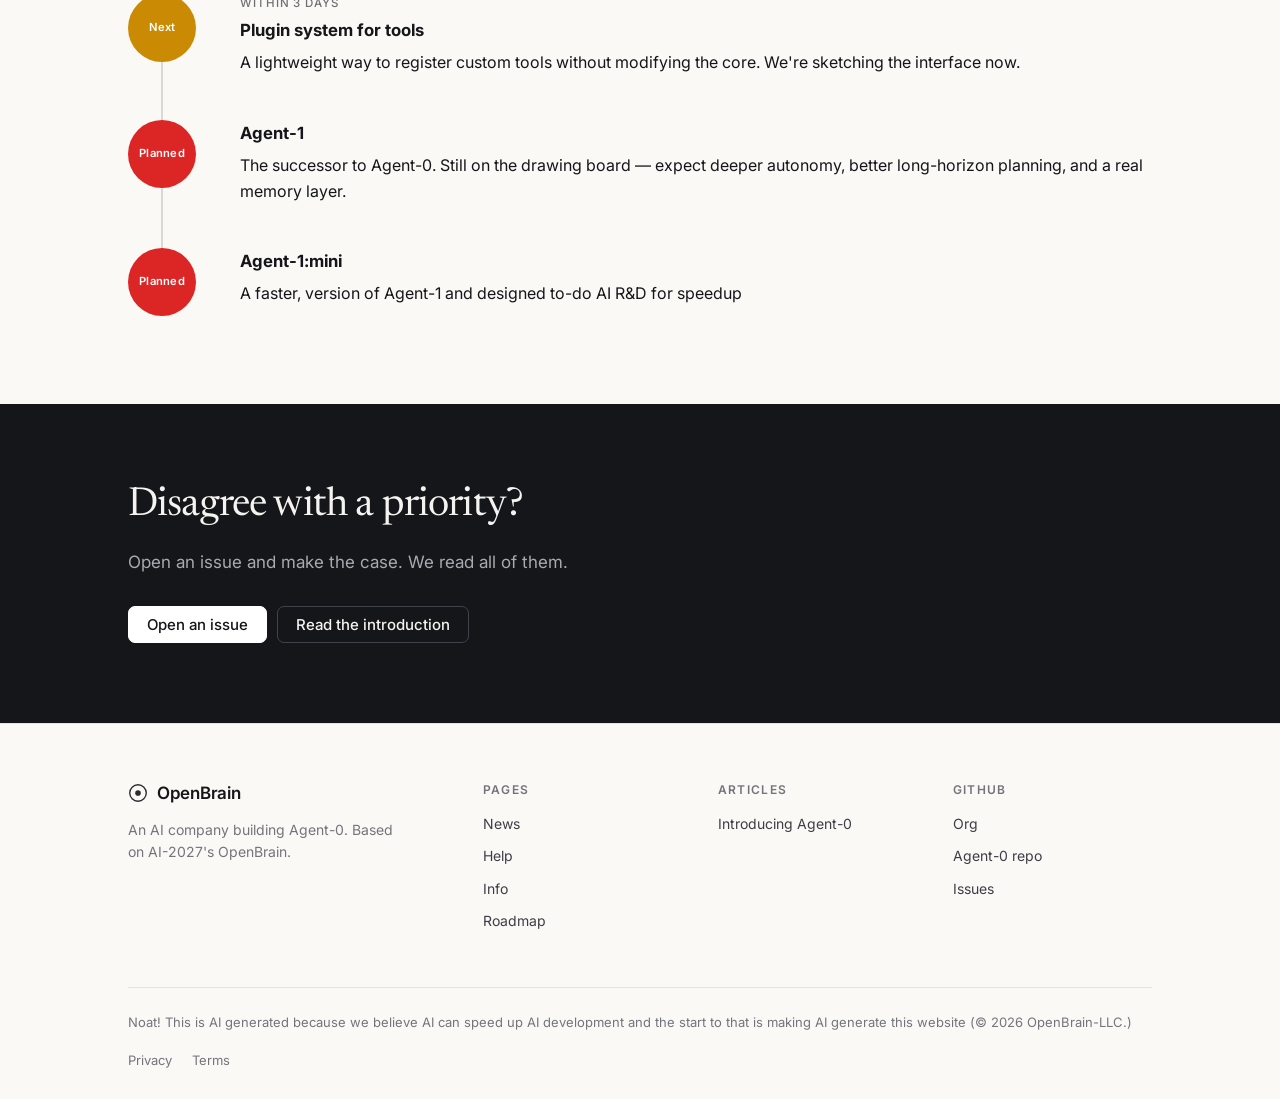
<file: roadmap.html>
<!DOCTYPE html>
<html lang="en">
<head>
<meta charset="UTF-8">
<meta name="viewport" content="width=device-width, initial-scale=1">
<title>Roadmap — OpenBrain-LLC</title>
<meta name="description" content="What's next for Agent-0.">
<link rel="preconnect" href="https://fonts.googleapis.com">
<link rel="preconnect" href="https://fonts.gstatic.com" crossorigin>
<link href="https://fonts.googleapis.com/css2?family=Inter:wght@400;500;600&family=Newsreader:ital,opsz,wght@0,6..72,400;0,6..72,500;1,6..72,400&display=swap" rel="stylesheet">
<link rel="stylesheet" href="static/style.css">
<link rel="stylesheet" href="static/light.css">
<link rel="stylesheet" href="static/dark.css" media="(prefers-color-scheme: dark)">
<style>
  /* ===== Roadmap timeline ===== */
  .roadmap-timeline {
    position: relative;
    list-style: none;
    margin: 0;
    padding: 0;
  }

  /* the vertical rail */
  .roadmap-timeline::before {
    content: "";
    position: absolute;
    left: 33px;              /* center of the 68px badge */
    top: 34px;
    bottom: 34px;
    width: 2px;
    background: rgba(128, 128, 128, 0.28);
  }

  .timeline-item {
    position: relative;
    padding-left: 7rem;
    padding-bottom: 2.75rem;
    min-height: 68px;
  }
  .timeline-item:last-child { padding-bottom: 0; }

  /* circular status badge */
  .timeline-status {
    position: absolute;
    left: 0;
    top: 0;
    width: 68px;
    height: 68px;
    border-radius: 50%;
    display: flex;
    align-items: center;
    justify-content: center;
    text-align: center;
    font-family: "Inter", sans-serif;
    font-size: 0.7rem;
    font-weight: 600;
    letter-spacing: 0.02em;
    line-height: 1.05;
    color: #fff;
  }
  .timeline-status.done    { background: #2563eb; } /* blue   */
  .timeline-status.now     { background: #16a34a; } /* green  */
  .timeline-status.next    { background: #ca8a04; } /* yellow */
  .timeline-status.planned { background: #dc2626; } /* red    */

  /* date line */
  .timeline-date {
    display: block;
    font-family: "Inter", sans-serif;
    font-size: 0.72rem;
    font-weight: 500;
    letter-spacing: 0.08em;
    text-transform: uppercase;
    opacity: 0.6;
    margin-bottom: 0.3rem;
  }

  .timeline-content strong {
    display: block;
    margin: 0 0 0.4rem;
    font-size: 1.05rem;
  }
  .timeline-content p { margin: 0; }

  /* tighter on small screens */
  @media (max-width: 560px) {
    .roadmap-timeline::before { left: 27px; top: 28px; bottom: 28px; }
    .timeline-item { padding-left: 5.25rem; min-height: 56px; }
    .timeline-status { width: 56px; height: 56px; font-size: 0.62rem; }
  }
</style>
</head>
<body>

<header class="site-header" id="siteHeader">
  <div class="wrap header-inner">
    <a class="brand" href="index.html">
      <svg width="20" height="20" viewBox="0 0 22 22" fill="none" aria-hidden="true"><circle cx="11" cy="11" r="9.1" stroke="currentColor" stroke-width="1.5"/><circle cx="11" cy="11" r="3.1" fill="currentColor"/></svg>
      <span>OpenBrain</span>
    </a>
    <nav class="nav" aria-label="Primary">
      <a href="news.html">News</a>
      <a href="help.html">Help</a>
      <a href="info.html">Info</a>
      <a href="roadmap.html" class="is-active">Roadmap</a>
    </nav>
    <div class="header-actions">
      <a class="btn btn-sm" href="https://github.com/OpenBrain-LLC" target="_blank" rel="noopener">GitHub</a>
      <button class="menu-btn" id="menuBtn" aria-label="Toggle menu" aria-expanded="false" aria-controls="mobileNav"><span></span><span></span></button>
    </div>
  </div>
  <div class="mobile-nav" id="mobileNav">
    <a href="news.html">News</a>
    <a href="help.html">Help</a>
    <a href="info.html">Info</a>
    <a href="roadmap.html">Roadmap</a>
    <a href="https://github.com/OpenBrain-LLC" target="_blank" rel="noopener">GitHub</a>
  </div>
</header>

<main>

  <section class="page-hero">
    <div class="wrap">
      <p class="eyebrow reveal" style="--d:0ms">Roadmap</p>
      <h1 class="reveal" style="--d:60ms">What's next.</h1>
      <p class="lede reveal" style="--d:120ms">Priorities, not promises. These can change as we learn.</p>
    </div>
  </section>

  <section class="section" style="border-top:0;padding-top:0">
    <div class="wrap">
      <ol class="roadmap-timeline">

        <li class="timeline-item reveal" style="--d:0ms">
          <span class="timeline-status done">Done</span>
          <div class="timeline-content">
            <time class="timeline-date" datetime="2026-10-15">October 15, 2026</time>
            <strong>Improved error handling</strong>
            <p>Clearer messages and graceful recovery when a tool call fails. No more silent drops.</p>
          </div>
        </li>

        <li class="timeline-item reveal" style="--d:40ms">
          <span class="timeline-status done">Done</span>
          <div class="timeline-content">
            <time class="timeline-date" datetime="2026-10-15">October 15, 2026</time>
            <strong>Faster startup time</strong>
            <p>Cold start is now under 400 ms. We trimmed the initialization path and deferred optional checks.</p>
          </div>
        </li>

        <li class="timeline-item reveal" style="--d:80ms">
          <span class="timeline-status done">Done</span>
          <div class="timeline-content">
            <time class="timeline-date" datetime="2026-10-16">October 16, 2026</time>
            <strong>Fix the autonomy tiers</strong>
            <p><code>manual</code>, <code>smart</code>, and <code>yolo</code> now map to three distinct permission levels. The safe, medium, and dangerous split is fully wired up — no more identical behavior.</p>
          </div>
        </li>

        <li class="timeline-item reveal" style="--d:120ms">
          <span class="timeline-status done">Done</span>
          <div class="timeline-content">
            <time class="timeline-date" datetime="2026-10-16">October 16, 2026</time>
            <strong>Better default model</strong>
            <p>The default model now calls all five tools reliably. We swapped out <code>deepseek-r1:1.5b</code> for something that holds up under real workloads.</p>
          </div>
        </li>

        <li class="timeline-item reveal" style="--d:160ms">
          <span class="timeline-status done">Done</span>
          <div class="timeline-content">
            <time class="timeline-date" datetime="2026-10-17">October 17, 2026</time>
            <strong>Cobalt-1</strong>
            <p>The first Cobalt release is shipped. It can write files, run shell commands in its workspace, render live HTML previews, and hold a conversation with tool use.</p>
          </div>
        </li>

        <li class="timeline-item reveal" style="--d:200ms">
          <span class="timeline-status done">Done</span>
          <div class="timeline-content">
            <time class="timeline-date" datetime="2026-10-18">October 18, 2026</time>
            <strong>Session browsing</strong>
            <p>Sessions are persisted as JSON and can now be listed and resumed from the CLI with <code>agent0 sessions</code>.</p>
          </div>
        </li>

        <li class="timeline-item reveal" style="--d:240ms">
          <span class="timeline-status now">Now</span>
          <div class="timeline-content">
            <time class="timeline-date" datetime="2026-10-18">October 18, 2026</time>
            <strong>Guardrail tests</strong>
            <p>The shell guardrails are regex-based, and we want proof they work. A new test suite will cover every pattern they claim to catch.</p>
          </div>
        </li>

        <li class="timeline-item reveal" style="--d:280ms">
          <span class="timeline-status now">Now</span>
          <div class="timeline-content">
            <time class="timeline-date" datetime="2026-10-18">October 18, 2026</time>
            <strong>CLI output theming</strong>
            <p>Respecting <code>NO_COLOR</code> and adding a <code>--theme</code> flag so the agent looks good in any terminal.</p>
          </div>
        </li>

        <li class="timeline-item reveal" style="--d:320ms">
          <span class="timeline-status now">Now</span>
          <div class="timeline-content">
            <span class="timeline-date">Within 3 days</span>
            <strong>Documentation pass</strong>
            <p>The README covers setup and tools, but the goal loop and the critic call deserve a proper walkthrough. That rewrite lands within the next three days.</p>
          </div>
        </li>

        <li class="timeline-item reveal" style="--d:360ms">
          <span class="timeline-status next">Next</span>
          <div class="timeline-content">
            <span class="timeline-date">Within 3 days</span>
            <strong>Plugin system for tools</strong>
            <p>A lightweight way to register custom tools without modifying the core. We're sketching the interface now.</p>
          </div>
        </li>

        <li class="timeline-item reveal" style="--d:400ms">
          <span class="timeline-status planned">Planned</span>
          <div class="timeline-content">
            <strong>Agent-1</strong>
            <p>The successor to Agent-0. Still on the drawing board — expect deeper autonomy, better long-horizon planning, and a real memory layer.</p>
          </div>
        </li>

        <li class="timeline-item reveal" style="--d:440ms">
          <span class="timeline-status planned">Planned</span>
          <div class="timeline-content">
            <strong>Agent-1:mini</strong>
            <p>A faster, version of Agent-1 and designed to-do AI R&D for speedup</p>
          </div>
        </li>

      </ol>
    </div>
  </section>

  <section class="cta">
    <div class="wrap reveal">
      <h2>Disagree with a priority?</h2>
      <p>Open an issue and make the case. We read all of them.</p>
      <div class="cta-actions">
        <a class="btn btn-invert" href="https://github.com/OpenBrain-LLC/Agent-0/issues" target="_blank" rel="noopener">Open an issue</a>
        <a class="btn btn-invert-ghost" href="news/introducing-agent-0.html">Read the introduction</a>
      </div>
    </div>
  </section>

</main>

<footer class="site-footer">
  <div class="wrap">
    <div class="footer-grid">
      <div class="footer-brand">
        <a class="brand" href="index.html">
          <svg width="20" height="20" viewBox="0 0 22 22" fill="none" aria-hidden="true"><circle cx="11" cy="11" r="9.1" stroke="currentColor" stroke-width="1.5"/><circle cx="11" cy="11" r="3.1" fill="currentColor"/></svg>
          <span>OpenBrain</span>
        </a>
        <p>An AI company building Agent-0. Based on AI-2027's OpenBrain.</p>
      </div>
      <div class="footer-col">
        <h4>Pages</h4>
        <ul>
          <li><a href="news.html">News</a></li>
          <li><a href="help.html">Help</a></li>
          <li><a href="info.html">Info</a></li>
          <li><a href="roadmap.html">Roadmap</a></li>
        </ul>
      </div>
      <div class="footer-col">
        <h4>Articles</h4>
        <ul><li><a href="news/introducing-agent-0.html">Introducing Agent-0</a></li></ul>
      </div>
      <div class="footer-col">
        <h4>GitHub</h4>
        <ul>
          <li><a href="https://github.com/OpenBrain-LLC" target="_blank" rel="noopener">Org</a></li>
          <li><a href="https://github.com/OpenBrain-LLC/Agent-0" target="_blank" rel="noopener">Agent-0 repo</a></li>
          <li><a href="https://github.com/OpenBrain-LLC/Agent-0/issues" target="_blank" rel="noopener">Issues</a></li>
        </ul>
      </div>
    </div>
    <div class="footer-bottom">
      <span>Noat! This is AI generated because we believe AI can speed up AI development and the start to that is making AI generate this website (© 2026 OpenBrain-LLC.)</span>
      <div class="footer-legal"><a href="#">Privacy</a><a href="#">Terms</a></div>
    </div>
  </div>
</footer>

<script src="script.js"></script>

</body>
</html>
</file>
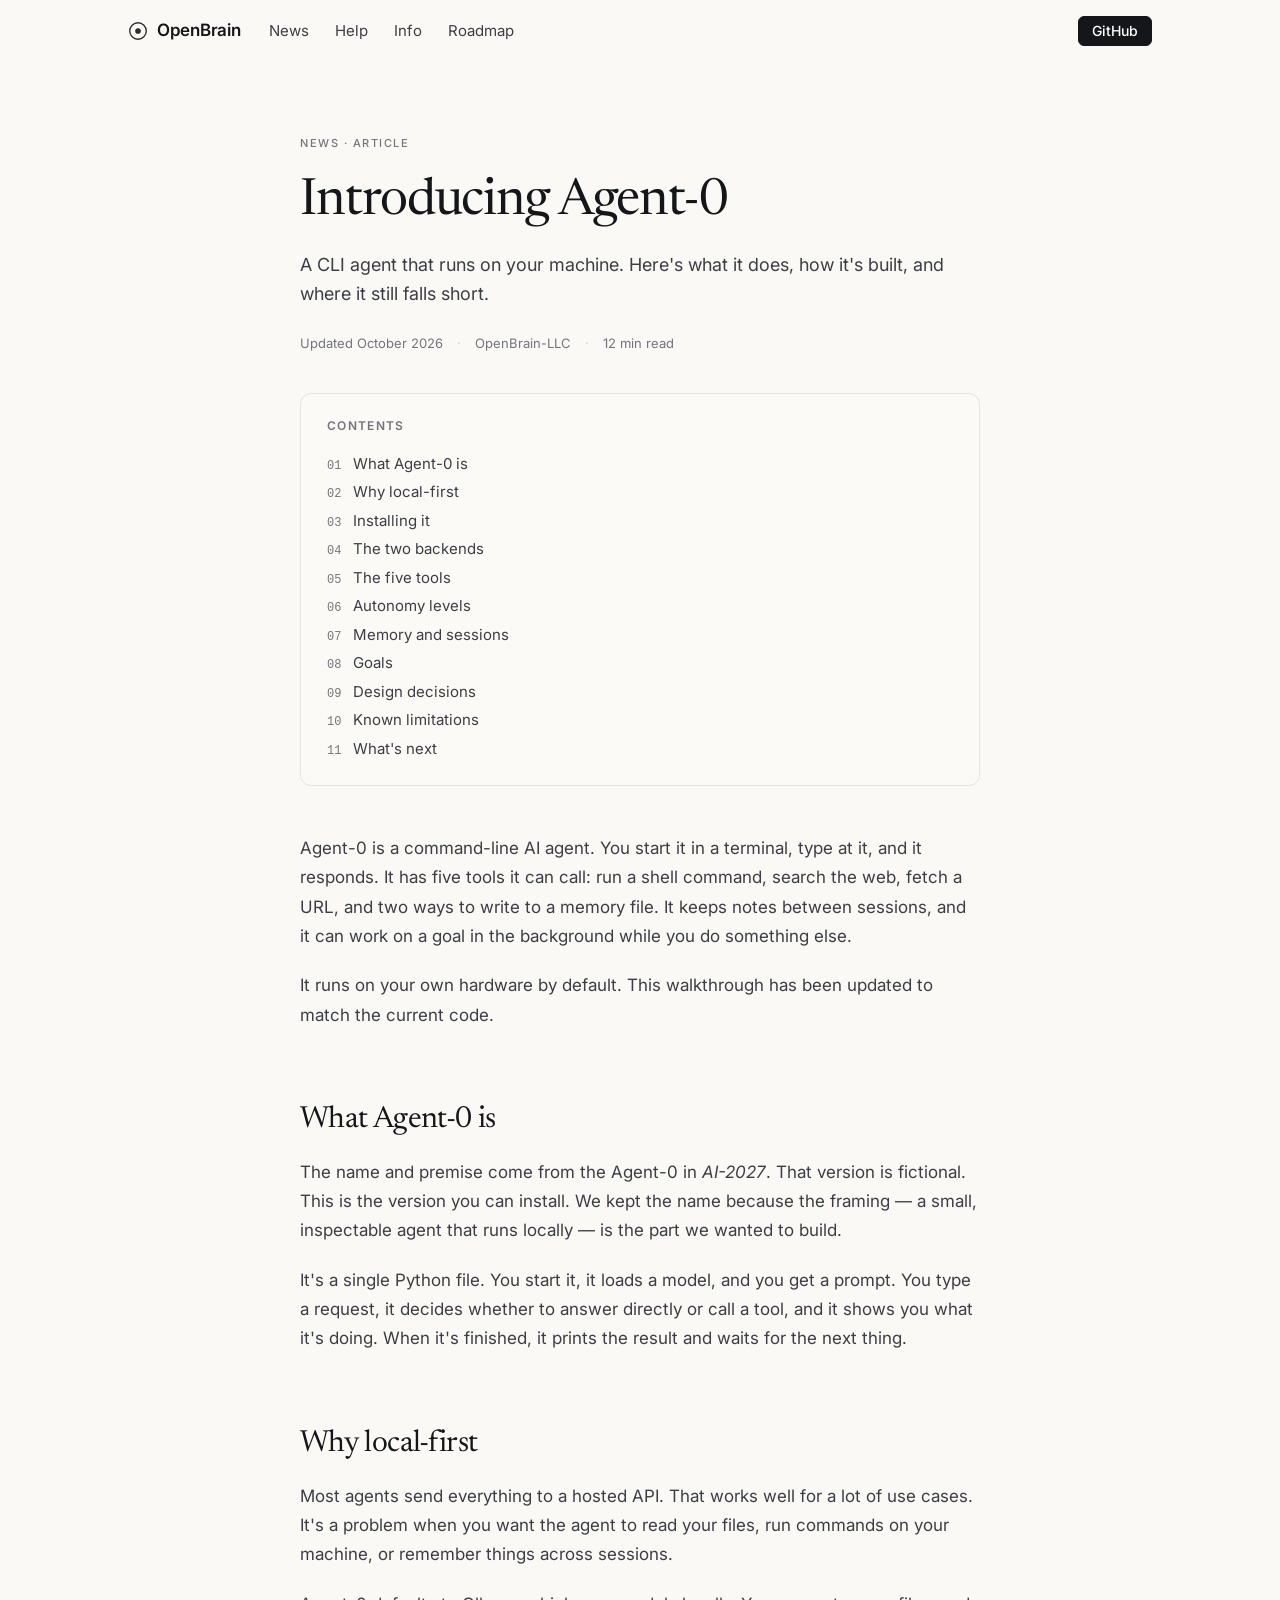
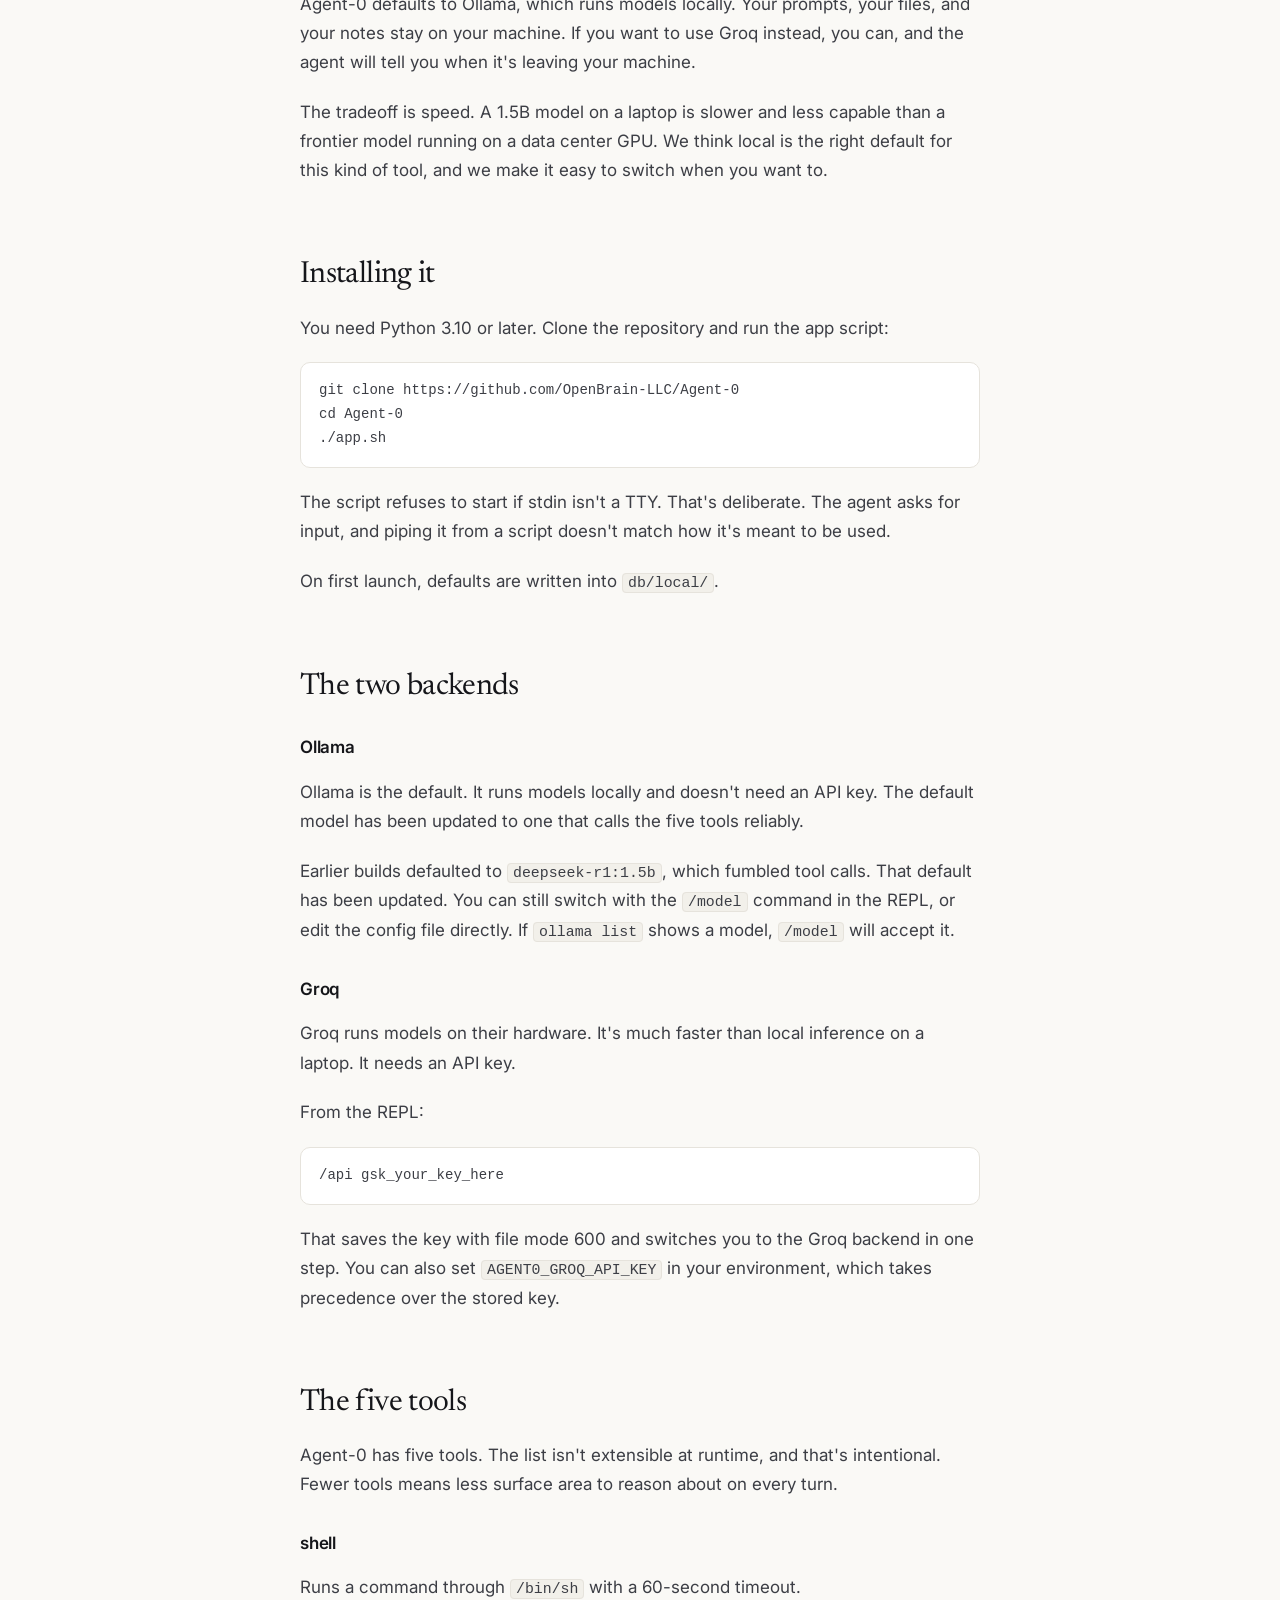
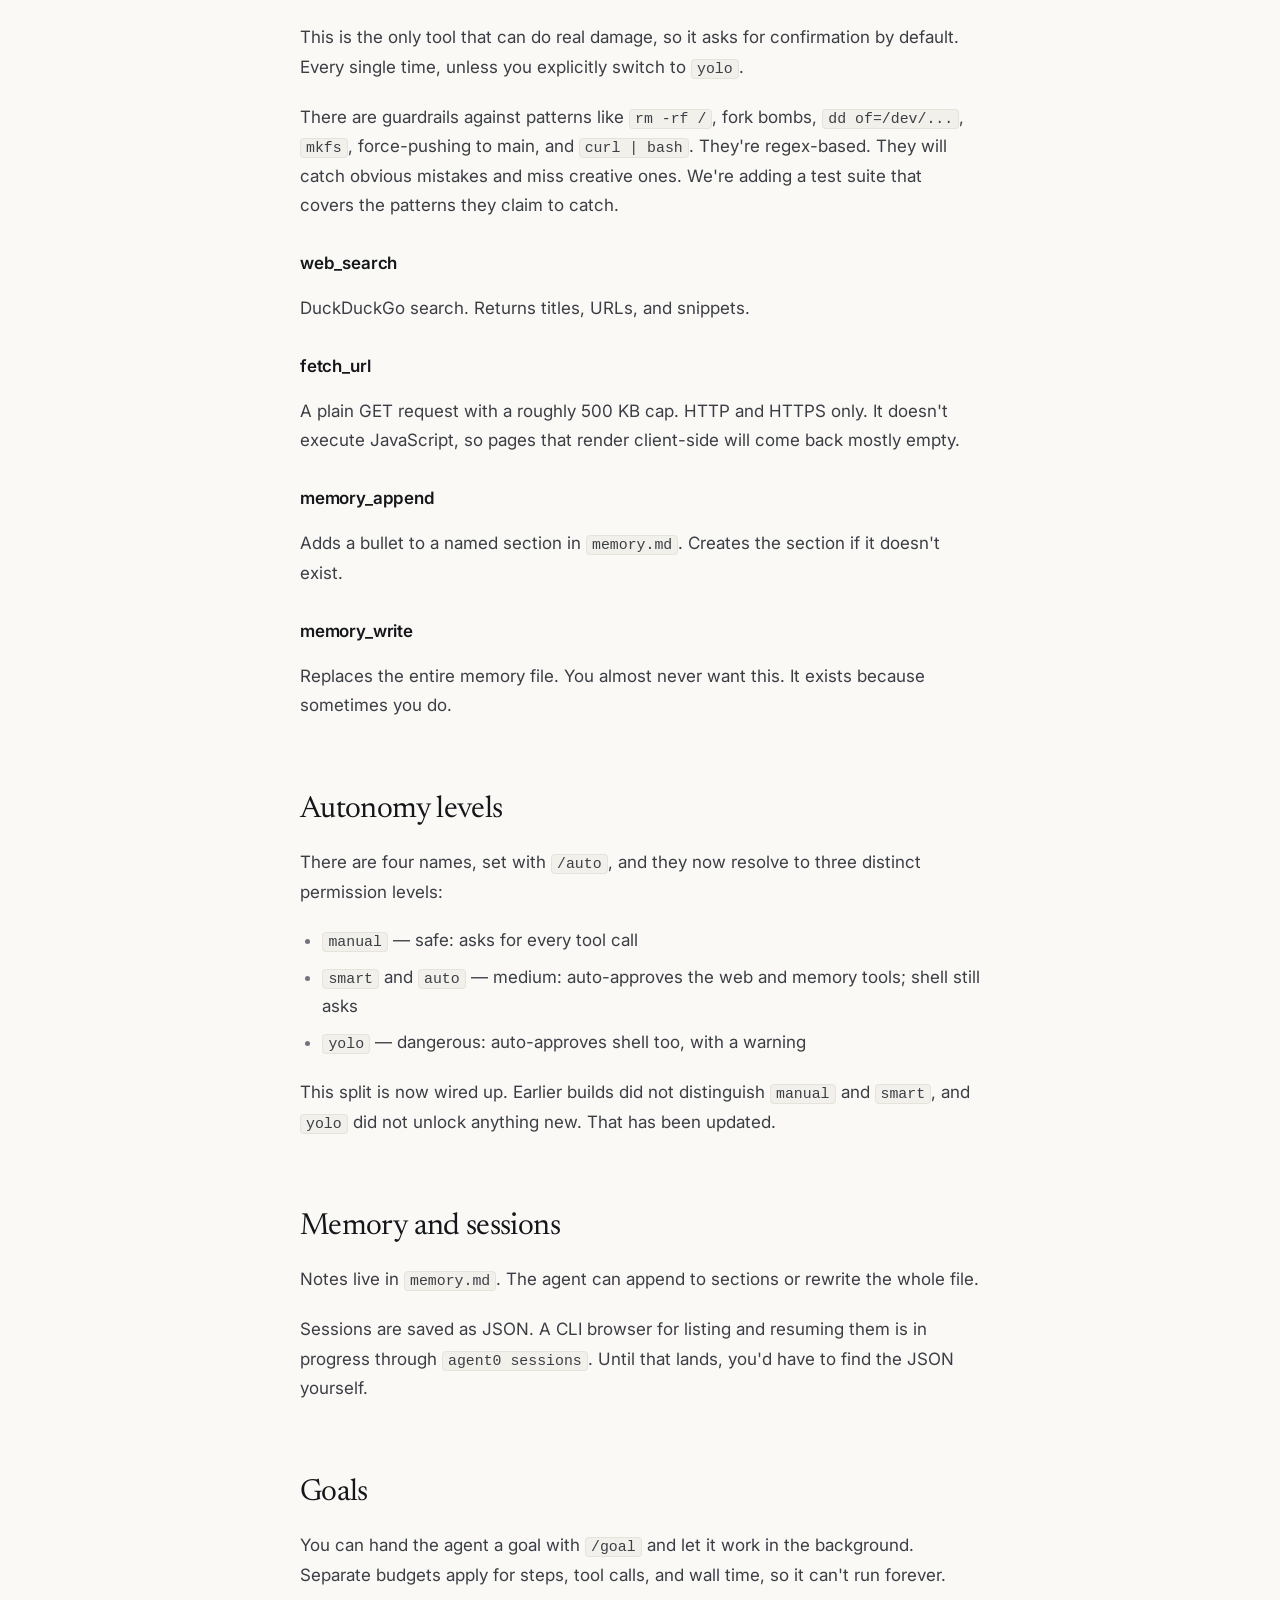
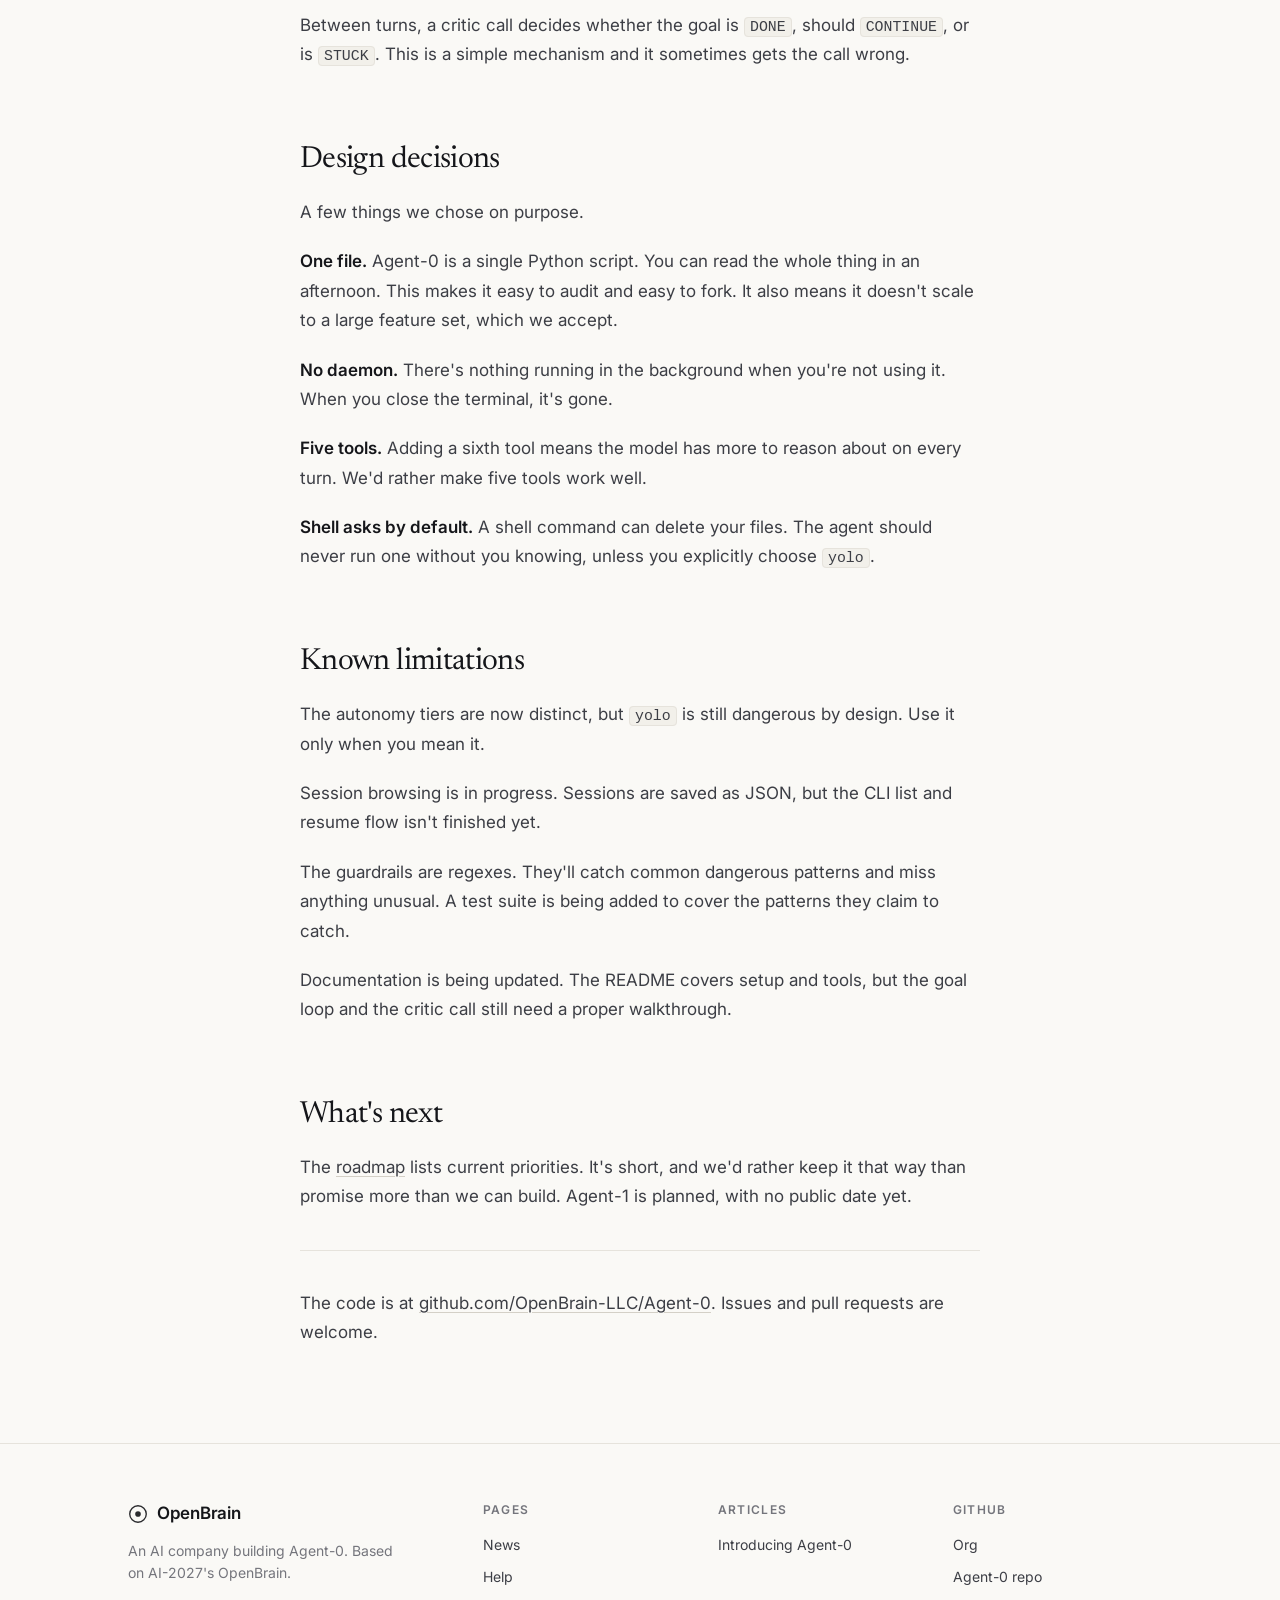
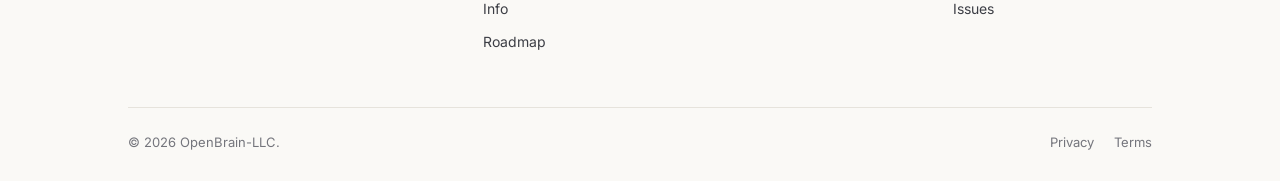
<file: news/introducing-agent-0.html>
<!DOCTYPE html>
<html lang="en">
<head>
<meta charset="UTF-8">
<meta name="viewport" content="width=device-width, initial-scale=1">
<title>Introducing Agent-0 — OpenBrain-LLC</title>
<meta name="description" content="An updated full walkthrough of Agent-0: what it is, how it works, and what it won't do.">
<link rel="preconnect" href="https://fonts.googleapis.com">
<link rel="preconnect" href="https://fonts.gstatic.com" crossorigin>
<link href="https://fonts.googleapis.com/css2?family=Inter:wght@400;500;600&family=Newsreader:ital,opsz,wght@0,6..72,400;0,6..72,500;1,6..72,400&display=swap" rel="stylesheet">
<link rel="stylesheet" href="../static/style.css">
<link rel="stylesheet" href="../static/light.css">
<link rel="stylesheet" href="../static/dark.css" media="(prefers-color-scheme: dark)">
</head>
<body>

<header class="site-header" id="siteHeader">
  <div class="wrap header-inner">
    <a class="brand" href="../index.html">
      <svg width="20" height="20" viewBox="0 0 22 22" fill="none" aria-hidden="true"><circle cx="11" cy="11" r="9.1" stroke="currentColor" stroke-width="1.5"/><circle cx="11" cy="11" r="3.1" fill="currentColor"/></svg>
      <span>OpenBrain</span>
    </a>
    <nav class="nav" aria-label="Primary">
      <a href="../news.html">News</a>
      <a href="../help.html">Help</a>
      <a href="../info.html">Info</a>
      <a href="../roadmap.html">Roadmap</a>
    </nav>
    <div class="header-actions">
      <a class="btn btn-sm" href="https://github.com/OpenBrain-LLC" target="_blank" rel="noopener">GitHub</a>
      <button class="menu-btn" id="menuBtn" aria-label="Toggle menu" aria-expanded="false" aria-controls="mobileNav"><span></span><span></span></button>
    </div>
  </div>
  <div class="mobile-nav" id="mobileNav">
    <a href="../news.html">News</a>
    <a href="../help.html">Help</a>
    <a href="../info.html">Info</a>
    <a href="../roadmap.html">Roadmap</a>
    <a href="https://github.com/OpenBrain-LLC" target="_blank" rel="noopener">GitHub</a>
  </div>
</header>

<main>

<article class="article">

  <header class="article-head reveal">
    <p class="eyebrow">News · Article</p>
    <h1>Introducing Agent-0</h1>
    <p class="article-dek">A CLI agent that runs on your machine. Here's what it does, how it's built, and where it still falls short.</p>
    <div class="article-meta">
      <span>Updated October 2026</span>
      <span class="dot">·</span>
      <span>OpenBrain-LLC</span>
      <span class="dot">·</span>
      <span>12 min read</span>
    </div>
  </header>

  <nav class="toc reveal" style="--d:80ms" aria-label="Contents">
    <h4>Contents</h4>
    <ol>
      <li><a href="#what">What Agent-0 is</a></li>
      <li><a href="#why">Why local-first</a></li>
      <li><a href="#install">Installing it</a></li>
      <li><a href="#backends">The two backends</a></li>
      <li><a href="#tools">The five tools</a></li>
      <li><a href="#autonomy">Autonomy levels</a></li>
      <li><a href="#memory">Memory and sessions</a></li>
      <li><a href="#goals">Goals</a></li>
      <li><a href="#design">Design decisions</a></li>
      <li><a href="#limits">Known limitations</a></li>
      <li><a href="#next">What's next</a></li>
    </ol>
  </nav>

  <div class="article-body reveal" style="--d:140ms">

    <p>
      Agent-0 is a command-line AI agent. You start it in a terminal, type at it, and it
      responds. It has five tools it can call: run a shell command, search the web, fetch
      a URL, and two ways to write to a memory file. It keeps notes between sessions, and
      it can work on a goal in the background while you do something else.
    </p>

    <p>
      It runs on your own hardware by default. This walkthrough has been updated to match
      the current code.
    </p>

    <h2 id="what">What Agent-0 is</h2>

    <p>
      The name and premise come from the Agent-0 in <em>AI-2027</em>. That version is
      fictional. This is the version you can install. We kept the name because the
      framing — a small, inspectable agent that runs locally — is the part we wanted to
      build.
    </p>

    <p>
      It's a single Python file. You start it, it loads a model, and you get a prompt.
      You type a request, it decides whether to answer directly or call a tool, and it
      shows you what it's doing. When it's finished, it prints the result and waits for
      the next thing.
    </p>

    <h2 id="why">Why local-first</h2>

    <p>
      Most agents send everything to a hosted API. That works well for a lot of use cases.
      It's a problem when you want the agent to read your files, run commands on your
      machine, or remember things across sessions.
    </p>

    <p>
      Agent-0 defaults to Ollama, which runs models locally. Your prompts, your files,
      and your notes stay on your machine. If you want to use Groq instead, you can, and
      the agent will tell you when it's leaving your machine.
    </p>

    <p>
      The tradeoff is speed. A 1.5B model on a laptop is slower and less capable than a
      frontier model running on a data center GPU. We think local is the right default for
      this kind of tool, and we make it easy to switch when you want to.
    </p>

    <h2 id="install">Installing it</h2>

    <p>
      You need Python 3.10 or later. Clone the repository and run the app script:
    </p>

    <pre><code>git clone https://github.com/OpenBrain-LLC/Agent-0
cd Agent-0
./app.sh</code></pre>

    <p>
      The script refuses to start if stdin isn't a TTY. That's deliberate. The agent asks
      for input, and piping it from a script doesn't match how it's meant to be used.
    </p>

    <p>
      On first launch, defaults are written into <code>db/local/</code>.
    </p>

    <h2 id="backends">The two backends</h2>

    <h3>Ollama</h3>

    <p>
      Ollama is the default. It runs models locally and doesn't need an API key. The
      default model has been updated to one that calls the five tools reliably.
    </p>

    <p>
      Earlier builds defaulted to <code>deepseek-r1:1.5b</code>, which fumbled tool calls.
      That default has been updated. You can still switch with the <code>/model</code>
      command in the REPL, or edit the config file directly. If <code>ollama list</code>
      shows a model, <code>/model</code> will accept it.
    </p>

    <h3>Groq</h3>

    <p>
      Groq runs models on their hardware. It's much faster than local inference on a
      laptop. It needs an API key.
    </p>

    <p>
      From the REPL:
    </p>

    <pre><code>/api gsk_your_key_here</code></pre>

    <p>
      That saves the key with file mode 600 and switches you to the Groq backend in one
      step. You can also set <code>AGENT0_GROQ_API_KEY</code> in your environment, which
      takes precedence over the stored key.
    </p>

    <h2 id="tools">The five tools</h2>

    <p>
      Agent-0 has five tools. The list isn't extensible at runtime, and that's intentional.
      Fewer tools means less surface area to reason about on every turn.
    </p>

    <h3>shell</h3>

    <p>
      Runs a command through <code>/bin/sh</code> with a 60-second timeout.
    </p>

    <p>
      This is the only tool that can do real damage, so it asks for confirmation by
      default. Every single time, unless you explicitly switch to <code>yolo</code>.
    </p>

    <p>
      There are guardrails against patterns like <code>rm -rf /</code>, fork bombs,
      <code>dd of=/dev/...</code>, <code>mkfs</code>, force-pushing to main, and
      <code>curl | bash</code>. They're regex-based. They will catch obvious mistakes and
      miss creative ones. We're adding a test suite that covers the patterns they claim
      to catch.
    </p>

    <h3>web_search</h3>

    <p>
      DuckDuckGo search. Returns titles, URLs, and snippets.
    </p>

    <h3>fetch_url</h3>

    <p>
      A plain GET request with a roughly 500 KB cap. HTTP and HTTPS only. It doesn't
      execute JavaScript, so pages that render client-side will come back mostly empty.
    </p>

    <h3>memory_append</h3>

    <p>
      Adds a bullet to a named section in <code>memory.md</code>. Creates the section if
      it doesn't exist.
    </p>

    <h3>memory_write</h3>

    <p>
      Replaces the entire memory file. You almost never want this. It exists because
      sometimes you do.
    </p>

    <h2 id="autonomy">Autonomy levels</h2>

    <p>
      There are four names, set with <code>/auto</code>, and they now resolve to three
      distinct permission levels:
    </p>

    <ul>
      <li><code>manual</code> — safe: asks for every tool call</li>
      <li><code>smart</code> and <code>auto</code> — medium: auto-approves the web and memory tools; shell still asks</li>
      <li><code>yolo</code> — dangerous: auto-approves shell too, with a warning</li>
    </ul>

    <p>
      This split is now wired up. Earlier builds did not distinguish
      <code>manual</code> and <code>smart</code>, and <code>yolo</code> did not unlock
      anything new. That has been updated.
    </p>

    <h2 id="memory">Memory and sessions</h2>

    <p>
      Notes live in <code>memory.md</code>. The agent can append to sections or rewrite
      the whole file.
    </p>

    <p>
      Sessions are saved as JSON. A CLI browser for listing and resuming them is in
      progress through <code>agent0 sessions</code>. Until that lands, you'd have to find
      the JSON yourself.
    </p>

    <h2 id="goals">Goals</h2>

    <p>
      You can hand the agent a goal with <code>/goal</code> and let it work in the
      background. Separate budgets apply for steps, tool calls, and wall time, so it can't
      run forever.
    </p>

    <p>
      Between turns, a critic call decides whether the goal is <code>DONE</code>, should
      <code>CONTINUE</code>, or is <code>STUCK</code>. This is a simple mechanism and it
      sometimes gets the call wrong.
    </p>

    <h2 id="design">Design decisions</h2>

    <p>
      A few things we chose on purpose.
    </p>

    <p>
      <strong>One file.</strong> Agent-0 is a single Python script. You can read the whole
      thing in an afternoon. This makes it easy to audit and easy to fork. It also means
      it doesn't scale to a large feature set, which we accept.
    </p>

    <p>
      <strong>No daemon.</strong> There's nothing running in the background when you're
      not using it. When you close the terminal, it's gone.
    </p>

    <p>
      <strong>Five tools.</strong> Adding a sixth tool means the model has more to reason
      about on every turn. We'd rather make five tools work well.
    </p>

    <p>
      <strong>Shell asks by default.</strong> A shell command can delete your files. The
      agent should never run one without you knowing, unless you explicitly choose
      <code>yolo</code>.
    </p>

    <h2 id="limits">Known limitations</h2>

    <p>
      The autonomy tiers are now distinct, but <code>yolo</code> is still dangerous by
      design. Use it only when you mean it.
    </p>

    <p>
      Session browsing is in progress. Sessions are saved as JSON, but the CLI list and
      resume flow isn't finished yet.
    </p>

    <p>
      The guardrails are regexes. They'll catch common dangerous patterns and miss
      anything unusual. A test suite is being added to cover the patterns they claim to
      catch.
    </p>

    <p>
      Documentation is being updated. The README covers setup and tools, but the goal loop
      and the critic call still need a proper walkthrough.
    </p>

    <h2 id="next">What's next</h2>

    <p>
      The <a href="../roadmap.html">roadmap</a> lists current priorities. It's short, and
      we'd rather keep it that way than promise more than we can build. Agent-1 is planned,
      with no public date yet.
    </p>

    <hr>

    <p>
      The code is at
      <a href="https://github.com/OpenBrain-LLC/Agent-0" target="_blank" rel="noopener">github.com/OpenBrain-LLC/Agent-0</a>.
      Issues and pull requests are welcome.
    </p>

  </div>

</article>

</main>

<footer class="site-footer">
  <div class="wrap">
    <div class="footer-grid">
      <div class="footer-brand">
        <a class="brand" href="../index.html">
          <svg width="20" height="20" viewBox="0 0 22 22" fill="none" aria-hidden="true"><circle cx="11" cy="11" r="9.1" stroke="currentColor" stroke-width="1.5"/><circle cx="11" cy="11" r="3.1" fill="currentColor"/></svg>
          <span>OpenBrain</span>
        </a>
        <p>An AI company building Agent-0. Based on AI-2027's OpenBrain.</p>
      </div>
      <div class="footer-col">
        <h4>Pages</h4>
        <ul>
          <li><a href="../news.html">News</a></li>
          <li><a href="../help.html">Help</a></li>
          <li><a href="../info.html">Info</a></li>
          <li><a href="../roadmap.html">Roadmap</a></li>
        </ul>
      </div>
      <div class="footer-col">
        <h4>Articles</h4>
        <ul><li><a href="introducing-agent-0.html">Introducing Agent-0</a></li></ul>
      </div>
      <div class="footer-col">
        <h4>GitHub</h4>
        <ul>
          <li><a href="https://github.com/OpenBrain-LLC" target="_blank" rel="noopener">Org</a></li>
          <li><a href="https://github.com/OpenBrain-LLC/Agent-0" target="_blank" rel="noopener">Agent-0 repo</a></li>
          <li><a href="https://github.com/OpenBrain-LLC/Agent-0/issues" target="_blank" rel="noopener">Issues</a></li>
        </ul>
      </div>
    </div>
    <div class="footer-bottom">
      <span>© 2026 OpenBrain-LLC.</span>
      <div class="footer-legal"><a href="#">Privacy</a><a href="#">Terms</a></div>
    </div>
  </div>
</footer>

<script src="../script.js"></script>

</body>
</html>
</file>
<file: static/style.css>
/* OpenBrain-LLC — shared styles (layout, type, components) */

:root{
  --maxw:1080px;
  --reading:680px;
  --ease:cubic-bezier(.22,.61,.36,1);
}

*,*::before,*::after{box-sizing:border-box}
html{scroll-behavior:smooth;-webkit-text-size-adjust:100%}

body{
  margin:0;
  background:var(--bg);
  color:var(--ink);
  font-family:'Inter',-apple-system,BlinkMacSystemFont,'Segoe UI',Roboto,Helvetica,Arial,sans-serif;
  font-size:16px;
  line-height:1.6;
  -webkit-font-smoothing:antialiased;
}

img,svg{display:block}
a{color:inherit;text-decoration:none}
button{font:inherit;color:inherit;background:none;border:0;cursor:pointer}
::selection{background:var(--selection-bg);color:var(--ink)}

h1,h2,h3{
  font-family:'Newsreader',Georgia,'Times New Roman',serif;
  font-weight:400;
  letter-spacing:-.021em;
  line-height:1.14;
  margin:0;
}

p{margin:0}
ul{margin:0;padding:0;list-style:none}

.wrap{width:100%;max-width:var(--maxw);margin:0 auto;padding:0 28px}

.eyebrow{
  font-size:11px;
  font-weight:500;
  letter-spacing:.14em;
  text-transform:uppercase;
  color:var(--muted);
  margin:0 0 16px;
}

.lede{font-size:1.0625rem;line-height:1.65;color:var(--ink-2);max-width:60ch}

/* buttons */
.btn{
  display:inline-flex;
  align-items:center;
  gap:8px;
  padding:10px 18px;
  border-radius:7px;
  border:1px solid var(--btn-border);
  background:var(--btn-bg);
  color:var(--btn-ink);
  font-size:.9375rem;
  font-weight:500;
  line-height:1;
  transition:background .18s ease,border-color .18s ease,transform .18s ease;
}
.btn:hover{background:var(--btn-hover-bg);border-color:var(--btn-hover-border)}
.btn:active{transform:translateY(1px)}

.btn-ghost{background:transparent;color:var(--ink);border-color:var(--line-strong)}
.btn-ghost:hover{background:var(--btn-ghost-hover-bg);border-color:var(--ink)}

.btn-sm{padding:7px 13px;font-size:.875rem;border-radius:6px}

/* header */
.site-header{
  position:sticky;
  top:0;
  z-index:60;
  background:var(--header-bg);
  -webkit-backdrop-filter:saturate(180%) blur(14px);
  backdrop-filter:saturate(180%) blur(14px);
  border-bottom:1px solid transparent;
  transition:border-color .25s ease,background .25s ease;
}
.site-header.is-scrolled{
  border-bottom-color:var(--line);
  background:var(--header-bg-scrolled);
}

.header-inner{display:flex;align-items:center;justify-content:space-between;height:62px;gap:28px}

.brand{
  display:inline-flex;
  align-items:center;
  gap:9px;
  font-size:1.0625rem;
  font-weight:600;
  letter-spacing:-.015em;
  flex:none;
}
.brand svg{color:var(--ink);opacity:.9}

.nav{display:flex;gap:26px;margin-right:auto}
.nav a{font-size:.9375rem;color:var(--ink-2);transition:color .15s ease}
.nav a:hover{color:var(--ink)}
.nav a.is-active{color:var(--ink)}

.header-actions{display:flex;align-items:center;gap:18px}

.menu-btn{display:none;width:34px;height:34px;align-items:center;justify-content:center;flex-direction:column;gap:5px}
.menu-btn span{display:block;width:16px;height:1.5px;background:var(--ink);transition:transform .2s ease}
.menu-btn.is-open span:first-child{transform:translateY(3px) rotate(45deg)}
.menu-btn.is-open span:last-child{transform:translateY(-3px) rotate(-45deg)}

.mobile-nav{display:none}

/* reveal */
.reveal{
  opacity:0;
  transform:translateY(14px);
  transition:opacity .75s var(--ease),transform .75s var(--ease);
  transition-delay:var(--d,0ms);
}
.reveal.is-in{opacity:1;transform:none}

@media (prefers-reduced-motion:reduce){
  html{scroll-behavior:auto}
  .reveal{opacity:1;transform:none;transition:none}
  *{animation-duration:.001ms !important;transition-duration:.001ms !important}
}

/* hero */
.hero{padding:96px 0 80px}
.hero-grid{display:grid;grid-template-columns:1.1fr .9fr;gap:64px;align-items:center}
.hero h1{font-size:clamp(2.4rem,4.6vw,3.6rem);margin:0 0 22px}
.hero h1 em{font-style:italic}
.hero .lede{margin-bottom:30px}
.hero-actions{display:flex;gap:10px;flex-wrap:wrap}

.window{
  background:var(--surface);
  border:1px solid var(--line);
  border-radius:11px;
  overflow:hidden;
  box-shadow:0 1px 2px var(--shadow-window-1),0 16px 36px -24px var(--shadow-window-2);
}
.window-bar{display:flex;align-items:center;gap:7px;padding:10px 14px;border-bottom:1px solid var(--line);background:var(--surface-2)}
.window-bar i{width:8px;height:8px;border-radius:50%;background:var(--line-strong);display:block}
.window-title{margin-left:8px;font-family:ui-monospace,SFMono-Regular,Menlo,Consolas,monospace;font-size:11px;color:var(--muted)}

.term{
  margin:0;
  padding:18px 20px 22px;
  font-family:ui-monospace,SFMono-Regular,Menlo,Consolas,monospace;
  font-size:12.5px;
  line-height:1.95;
  color:var(--ink-2);
  overflow-x:auto;
  white-space:pre;
}
.t-prompt{color:var(--term-prompt)}
.t-cmd{color:var(--ink)}
.t-dim{color:var(--term-dim)}
.t-arrow{color:var(--accent)}
.t-ok{color:var(--accent);font-weight:500}

/* sections */
.section{padding:88px 0;border-top:1px solid var(--line)}
.section-head{max-width:620px}
h2{font-size:clamp(1.75rem,3.1vw,2.4rem);margin:0 0 18px}

/* list rows */
.row-list{margin-top:40px;border-top:1px solid var(--line)}
.row-list > li{border-bottom:1px solid var(--line)}
.row-list > li > a{
  display:flex;
  align-items:baseline;
  gap:26px;
  padding:22px 2px;
  transition:padding-left .25s var(--ease);
}
.row-list > li > a:hover{padding-left:8px}
.row-date{flex:none;width:82px;font-size:.8125rem;color:var(--muted);font-variant-numeric:tabular-nums}
.row-title{flex:1;font-size:1.0625rem;letter-spacing:-.011em;line-height:1.4}
.row-meta{flex:none;font-size:.8125rem;color:var(--muted)}
.row-arrow{flex:none;color:var(--muted);transition:transform .25s var(--ease),color .2s ease}
.row-list > li > a:hover .row-arrow{transform:translateX(4px);color:var(--ink)}

/* cards */
.cards{display:grid;grid-template-columns:repeat(3,1fr);gap:20px;margin-top:40px}
.card{
  display:flex;
  flex-direction:column;
  background:var(--surface);
  border:1px solid var(--line);
  border-radius:11px;
  padding:26px 24px;
  transition:border-color .22s ease,box-shadow .22s ease,transform .22s ease;
}
.card:hover{
  border-color:var(--line-strong);
  box-shadow:0 12px 30px -22px var(--shadow-card-hover);
  transform:translateY(-2px);
}
.card h3{
  font-family:'Inter',sans-serif;
  font-size:1rem;
  font-weight:600;
  letter-spacing:-.012em;
  margin:0 0 10px;
}
.card p{font-size:.9375rem;line-height:1.65;color:var(--ink-2);margin:0 0 20px}
.card-link{display:inline-flex;align-items:center;gap:7px;font-size:.875rem;font-weight:500;margin-top:auto}
.card-link svg{transition:transform .2s var(--ease)}
.card-link:hover svg{transform:translateX(3px)}

/* info grid */
.info-grid{display:grid;grid-template-columns:repeat(2,1fr);gap:20px;margin-top:40px}
.info-block{
  background:var(--surface);
  border:1px solid var(--line);
  border-radius:11px;
  padding:26px 24px;
  transition:border-color .22s ease,box-shadow .22s ease;
}
.info-block:hover{border-color:var(--line-strong);box-shadow:0 12px 30px -22px var(--shadow-card-hover)}
.info-block h3{
  font-family:'Inter',sans-serif;
  font-size:1rem;
  font-weight:600;
  letter-spacing:-.012em;
  margin:0 0 12px;
}
.info-block p{font-size:.9375rem;line-height:1.65;color:var(--ink-2)}

/* FAQ */
.faq{margin-top:40px;border-top:1px solid var(--line)}
.faq details{border-bottom:1px solid var(--line)}
.faq summary{
  display:flex;
  align-items:center;
  justify-content:space-between;
  gap:20px;
  padding:20px 2px;
  cursor:pointer;
  list-style:none;
  font-size:1rem;
  letter-spacing:-.008em;
  transition:color .15s ease;
}
.faq summary::-webkit-details-marker{display:none}
.faq summary:hover{color:var(--accent)}
.faq summary .plus{flex:none;width:14px;height:14px;position:relative;color:var(--muted);transition:transform .25s var(--ease)}
.faq summary .plus::before,
.faq summary .plus::after{content:'';position:absolute;background:currentColor}
.faq summary .plus::before{top:6px;left:0;width:14px;height:1.5px}
.faq summary .plus::after{left:6px;top:0;width:1.5px;height:14px;transition:opacity .2s ease}
.faq details[open] summary .plus::after{opacity:0}
.faq details[open] summary .plus{transform:rotate(180deg)}
.faq-body{padding:0 2px 24px;font-size:.9375rem;line-height:1.68;color:var(--ink-2);max-width:66ch}
.faq-body p{margin:0 0 12px}
.faq-body p:last-child{margin-bottom:0}

/* roadmap */
.roadmap{margin-top:40px;border-top:1px solid var(--line)}
.roadmap > li{display:flex;gap:22px;align-items:flex-start;padding:22px 2px;border-bottom:1px solid var(--line)}
.roadmap .tag{
  flex:none;
  font-size:.75rem;
  font-weight:500;
  letter-spacing:.06em;
  text-transform:uppercase;
  padding:4px 10px;
  border-radius:100px;
  border:1px solid var(--line);
  color:var(--muted);
  background:var(--surface-2);
  margin-top:3px;
}
.roadmap .tag.now{color:var(--accent);border-color:var(--accent-soft);background:var(--accent-softer)}
.roadmap .tag.next{color:var(--warn);border-color:var(--warn-border);background:var(--warn-bg)}
.roadmap .rm-body{flex:1}
.roadmap .rm-body strong{display:block;font-size:1rem;font-weight:600;letter-spacing:-.008em;margin-bottom:5px}
.roadmap .rm-body p{font-size:.9375rem;line-height:1.62;color:var(--ink-2)}

/* article */
.article{padding:72px 0 96px}
.article-head{max-width:var(--reading);margin:0 auto 40px}
.article-head .eyebrow{margin-bottom:20px}
.article-head h1{font-size:clamp(2.2rem,4.4vw,3.2rem);margin:0 0 20px}
.article-head .article-dek{font-size:1.125rem;line-height:1.6;color:var(--ink-2);margin:0 0 24px}
.article-meta{font-size:.8125rem;color:var(--muted);display:flex;gap:14px;align-items:center;flex-wrap:wrap}
.article-meta .dot{color:var(--line-strong)}

.article-body{max-width:var(--reading);margin:0 auto}
.article-body > * + *{margin-top:1.2em}
.article-body h2{font-size:clamp(1.5rem,2.6vw,1.9rem);margin-top:2.4em;margin-bottom:.5em}
.article-body h3{font-family:'Inter',sans-serif;font-size:1.0625rem;font-weight:600;letter-spacing:-.01em;margin-top:2em;margin-bottom:.4em}
.article-body p{font-size:1.0625rem;line-height:1.72;color:var(--ink-2)}
.article-body p strong{color:var(--ink);font-weight:600}
.article-body a{text-decoration:underline;text-underline-offset:3px;text-decoration-thickness:1px;text-decoration-color:var(--line-strong);transition:text-decoration-color .15s ease}
.article-body a:hover{text-decoration-color:var(--ink)}

.article-body ul,
.article-body ol{padding-left:1.4em;margin:1.2em 0}
.article-body ul{list-style:disc}
.article-body ol{list-style:decimal}
.article-body li{font-size:1.0625rem;line-height:1.72;color:var(--ink-2);margin-bottom:.4em}
.article-body li::marker{color:var(--muted)}

.article-body code{
  font-family:ui-monospace,SFMono-Regular,Menlo,Consolas,monospace;
  font-size:.875em;
  background:var(--code-bg);
  border:1px solid var(--line);
  border-radius:4px;
  padding:1px 5px;
}

.article-body pre{
  margin:1.4em 0;
  background:var(--surface);
  border:1px solid var(--line);
  border-radius:10px;
  padding:16px 18px;
  overflow-x:auto;
  font-size:.875rem;
  line-height:1.7;
}
.article-body pre code{background:none;border:0;padding:0;font-size:.875rem;color:var(--ink-2)}

.article-body hr{border:0;border-top:1px solid var(--line);margin:2.4em 0}

.article-body blockquote{
  margin:1.6em 0;
  padding:2px 0 2px 20px;
  border-left:2px solid var(--line-strong);
  color:var(--ink-2);
  font-style:italic;
}

/* TOC */
.toc{
  max-width:var(--reading);
  margin:0 auto 48px;
  padding:22px 26px;
  background:var(--surface-2);
  border:1px solid var(--line);
  border-radius:11px;
}
.toc h4{
  font-size:.75rem;
  font-weight:600;
  letter-spacing:.11em;
  text-transform:uppercase;
  color:var(--muted);
  margin:0 0 14px;
}
.toc ol{list-style:none;padding:0;margin:0;counter-reset:toc}
.toc li{counter-increment:toc;font-size:.9375rem;line-height:1.9}
.toc li::before{
  content:counter(toc,decimal-leading-zero);
  color:var(--muted);
  font-family:ui-monospace,SFMono-Regular,Menlo,monospace;
  font-size:.75rem;
  margin-right:12px;
}
.toc a{color:var(--ink-2);transition:color .15s ease}
.toc a:hover{color:var(--ink)}

/* page hero */
.page-hero{padding:72px 0 48px}
.page-hero .eyebrow{margin-bottom:18px}
.page-hero h1{font-size:clamp(2.2rem,4.4vw,3.2rem);margin:0 0 18px;max-width:20ch}

/* CTA */
.cta{background:var(--cta-bg);color:var(--cta-ink);padding:80px 0}
.cta h2{color:var(--cta-ink);font-size:clamp(1.8rem,3.2vw,2.5rem);max-width:22ch;margin-bottom:18px}
.cta p{color:var(--cta-ink-2);font-size:1.0625rem;line-height:1.65;max-width:52ch;margin-bottom:30px}
.cta-actions{display:flex;gap:10px;flex-wrap:wrap}
.btn-invert{background:var(--btn-invert-bg);border-color:var(--btn-invert-border);color:var(--btn-invert-ink)}
.btn-invert:hover{background:var(--btn-invert-hover-bg);border-color:var(--btn-invert-hover-bg)}
.btn-invert-ghost{background:transparent;border-color:var(--btn-invert-ghost-border);color:var(--btn-invert-ghost-ink)}
.btn-invert-ghost:hover{background:var(--btn-invert-ghost-hover-bg);border-color:var(--btn-invert-ghost-hover-border)}

/* footer */
.site-footer{border-top:1px solid var(--line);padding:56px 0 36px;font-size:.875rem}
.footer-grid{display:grid;grid-template-columns:1.6fr 1fr 1fr 1fr;gap:36px;padding-bottom:44px}
.footer-brand .brand{margin-bottom:12px}
.footer-brand p{color:var(--muted);line-height:1.6;max-width:30ch}
.footer-col h4{
  font-size:.75rem;
  font-weight:600;
  letter-spacing:.11em;
  text-transform:uppercase;
  color:var(--muted);
  margin:0 0 14px;
}
.footer-col li{margin-bottom:10px}
.footer-col a{color:var(--ink-2);transition:color .15s ease}
.footer-col a:hover{color:var(--ink)}

.footer-bottom{
  display:flex;
  justify-content:space-between;
  align-items:center;
  gap:18px;
  flex-wrap:wrap;
  padding-top:24px;
  border-top:1px solid var(--line);
  color:var(--muted);
  font-size:.8125rem;
}
.footer-legal{display:flex;gap:20px}
.footer-legal a:hover{color:var(--ink-2)}

/* 404 */
.notfound{padding:120px 0 100px;text-align:center}
.notfound .code{
  font-family:'Newsreader',Georgia,serif;
  font-size:clamp(5rem,14vw,9rem);
  line-height:1;
  letter-spacing:-.04em;
  color:var(--line-strong);
  margin-bottom:24px;
}
.notfound h1{font-size:clamp(1.8rem,3.4vw,2.6rem);margin:0 0 18px}
.notfound p{font-size:1.0625rem;line-height:1.65;color:var(--ink-2);max-width:46ch;margin:0 auto 34px}
.notfound-actions{display:flex;gap:10px;justify-content:center;flex-wrap:wrap}

/* responsive */
@media (max-width:1000px){
  .hero-grid{grid-template-columns:1fr;gap:48px}
  .hero{padding:72px 0 68px}
  .footer-grid{grid-template-columns:1fr 1fr;gap:32px}
  .cards{grid-template-columns:1fr 1fr}
}

@media (max-width:860px){
  .nav{display:none}
  .menu-btn{display:inline-flex}
  .mobile-nav{
    position:absolute;
    top:100%;left:0;right:0;
    background:var(--bg);
    border-bottom:1px solid var(--line);
    padding:8px 28px 24px;
    flex-direction:column;
  }
  .mobile-nav.is-open{display:flex}
  .mobile-nav a{padding:13px 0;border-bottom:1px solid var(--line);font-size:1rem}
  .mobile-nav a:last-child{border-bottom:0}
  .info-grid{grid-template-columns:1fr}
}

@media (max-width:720px){
  .wrap{padding:0 20px}
  .section{padding:68px 0}
  .article{padding:56px 0 72px}
  .page-hero{padding:56px 0 36px}
  .cta{padding:64px 0}
  .footer-grid{grid-template-columns:1fr;gap:28px;padding-bottom:36px}
  .footer-bottom{flex-direction:column;align-items:flex-start;gap:12px}
  .hero-actions .btn{flex:1 1 auto;justify-content:center}
  .row-list > li > a{flex-wrap:wrap;gap:6px 18px;padding:18px 2px}
  .row-title{flex:1 1 100%;order:2;font-size:1rem}
  .row-date{order:1;width:auto}
  .row-meta{order:3;flex:1 1 auto}
  .row-arrow{display:none}
  .roadmap > li{flex-direction:column;gap:10px}
  .cards{grid-template-columns:1fr;gap:16px}
  .toc{padding:18px 20px}
  .notfound{padding:80px 0 72px}
}
</file>
<file: static/light.css>
/* OpenBrain-LLC — light theme (default) */

:root{
  --bg:#faf9f6;
  --surface:#ffffff;
  --surface-2:#fbfaf7;

  --ink:#15161a;
  --ink-2:#3c3e45;
  --muted:#74757c;

  --line:#e6e3dc;
  --line-strong:#d4d0c7;

  --accent:#1e5c46;
  --accent-soft:#cfe0d8;
  --accent-softer:#eef5f1;

  --warn:#8a6a2a;
  --warn-border:#e8ddc4;
  --warn-bg:#faf6ec;

  --selection-bg:#dde8e2;
  --code-bg:#f2f0ea;

  --btn-bg:#15161a;
  --btn-ink:#ffffff;
  --btn-border:#15161a;
  --btn-hover-bg:#000000;
  --btn-hover-border:#000000;
  --btn-ghost-hover-bg:#ffffff;

  --header-bg:rgba(250,249,246,.8);
  --header-bg-scrolled:rgba(250,249,246,.95);

  --term-prompt:#a9a6a0;
  --term-dim:#8b8c92;

  --shadow-window-1:rgba(21,22,26,.04);
  --shadow-window-2:rgba(21,22,26,.18);
  --shadow-card-hover:rgba(21,22,26,.25);

  --cta-bg:#15161a;
  --cta-ink:#f4f3ef;
  --cta-ink-2:#a9aab1;

  --btn-invert-bg:#ffffff;
  --btn-invert-border:#ffffff;
  --btn-invert-ink:#15161a;
  --btn-invert-hover-bg:#e9e7e1;
  --btn-invert-ghost-border:#41434b;
  --btn-invert-ghost-ink:#f4f3ef;
  --btn-invert-ghost-hover-bg:rgba(255,255,255,.07);
  --btn-invert-ghost-hover-border:#6d6f77;
}
</file>
<file: static/dark.css>
/* OpenBrain-LLC — dark theme */

:root{
  --bg:#131311;
  --surface:#1a1a18;
  --surface-2:#1f1f1c;

  --ink:#f0eee9;
  --ink-2:#c4c1ba;
  --muted:#8a8780;

  --line:#2a2a27;
  --line-strong:#3d3d38;

  --accent:#5fb894;
  --accent-soft:#24483a;
  --accent-softer:#1a2f27;

  --warn:#d4a862;
  --warn-border:#4a3d24;
  --warn-bg:#2a2318;

  --selection-bg:#2a4a3c;
  --code-bg:#1f1f1c;

  --btn-bg:#f0eee9;
  --btn-ink:#131311;
  --btn-border:#f0eee9;
  --btn-hover-bg:#ffffff;
  --btn-hover-border:#ffffff;
  --btn-ghost-hover-bg:#1f1f1c;

  --header-bg:rgba(19,19,17,.8);
  --header-bg-scrolled:rgba(19,19,17,.95);

  --term-prompt:#5a5a55;
  --term-dim:#7a7a75;

  --shadow-window-1:rgba(0,0,0,.35);
  --shadow-window-2:rgba(0,0,0,.55);
  --shadow-card-hover:rgba(0,0,0,.5);

  --cta-bg:#1f1f1c;
  --cta-ink:#f0eee9;
  --cta-ink-2:#a8a59e;

  --btn-invert-bg:#f0eee9;
  --btn-invert-border:#f0eee9;
  --btn-invert-ink:#131311;
  --btn-invert-hover-bg:#ffffff;
  --btn-invert-ghost-border:#3d3d38;
  --btn-invert-ghost-ink:#f0eee9;
  --btn-invert-ghost-hover-bg:rgba(255,255,255,.05);
  --btn-invert-ghost-hover-border:#5a5a55;
}
</file>
